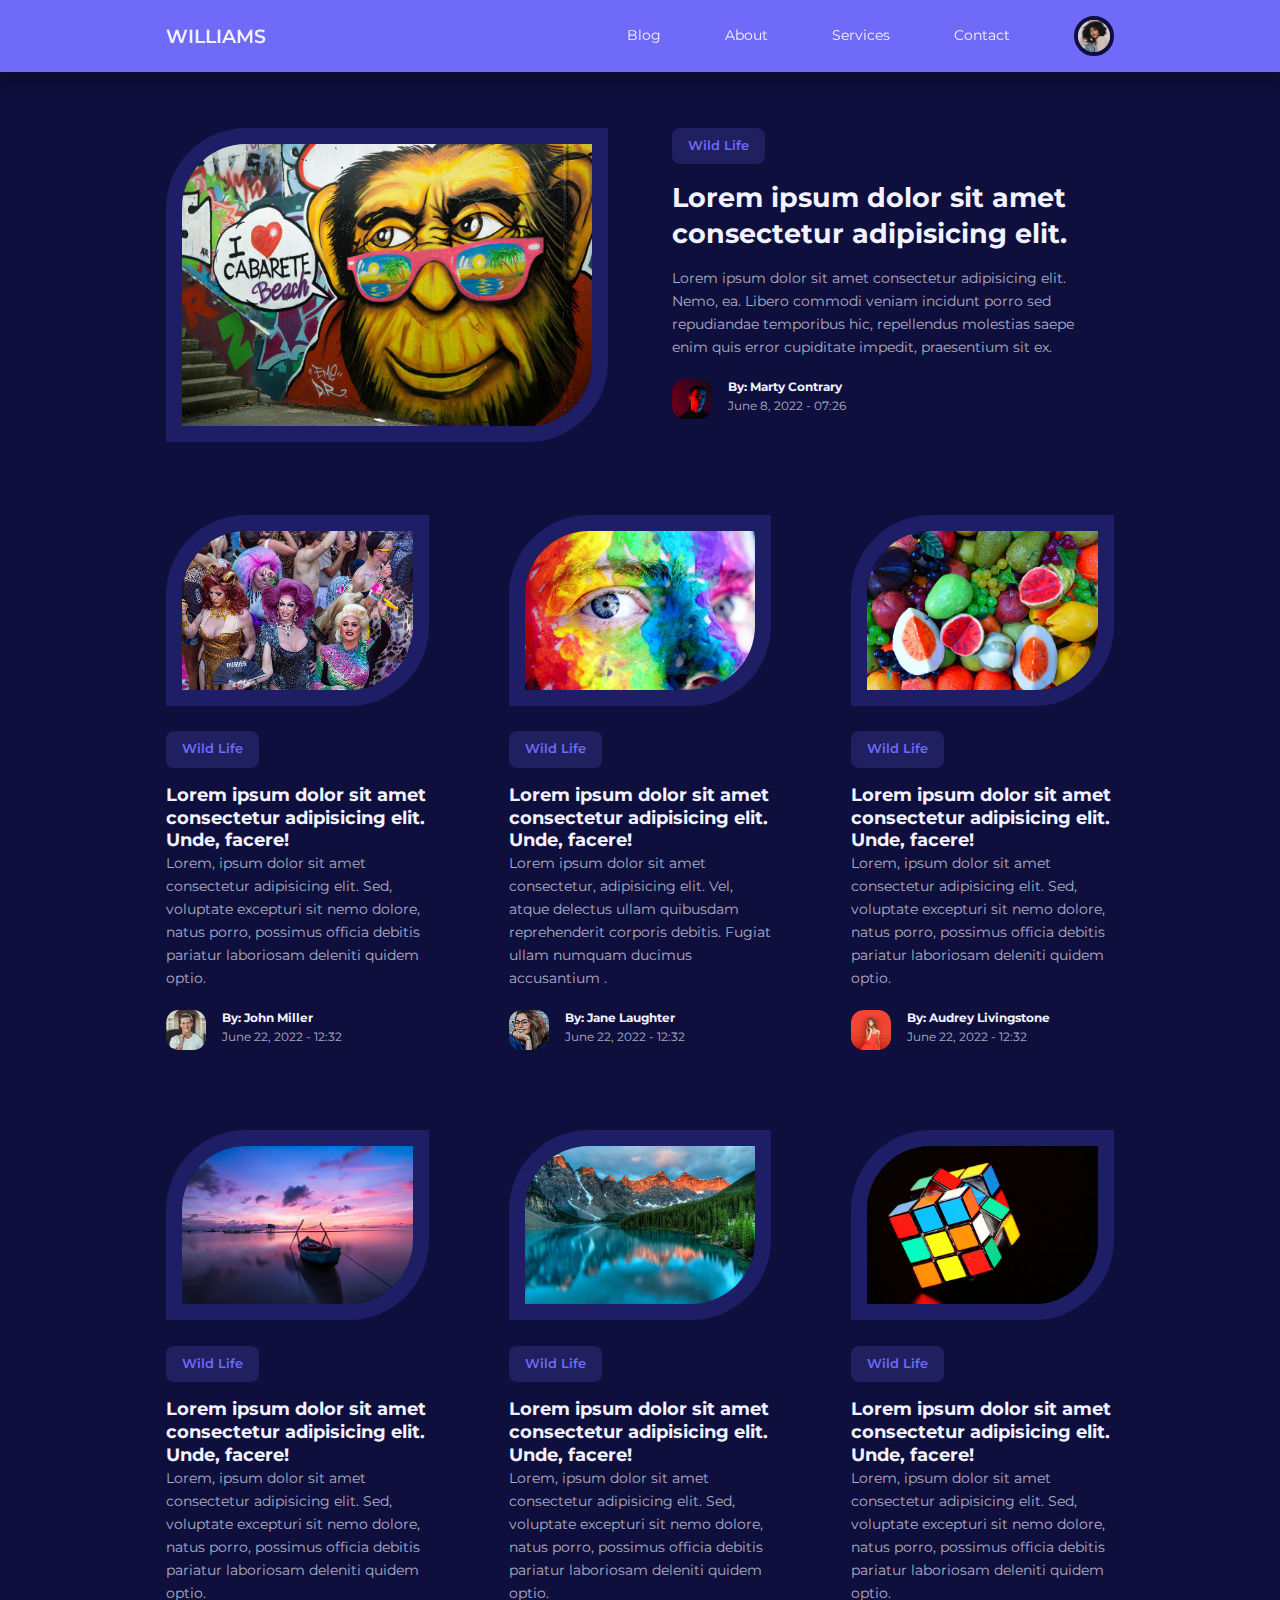
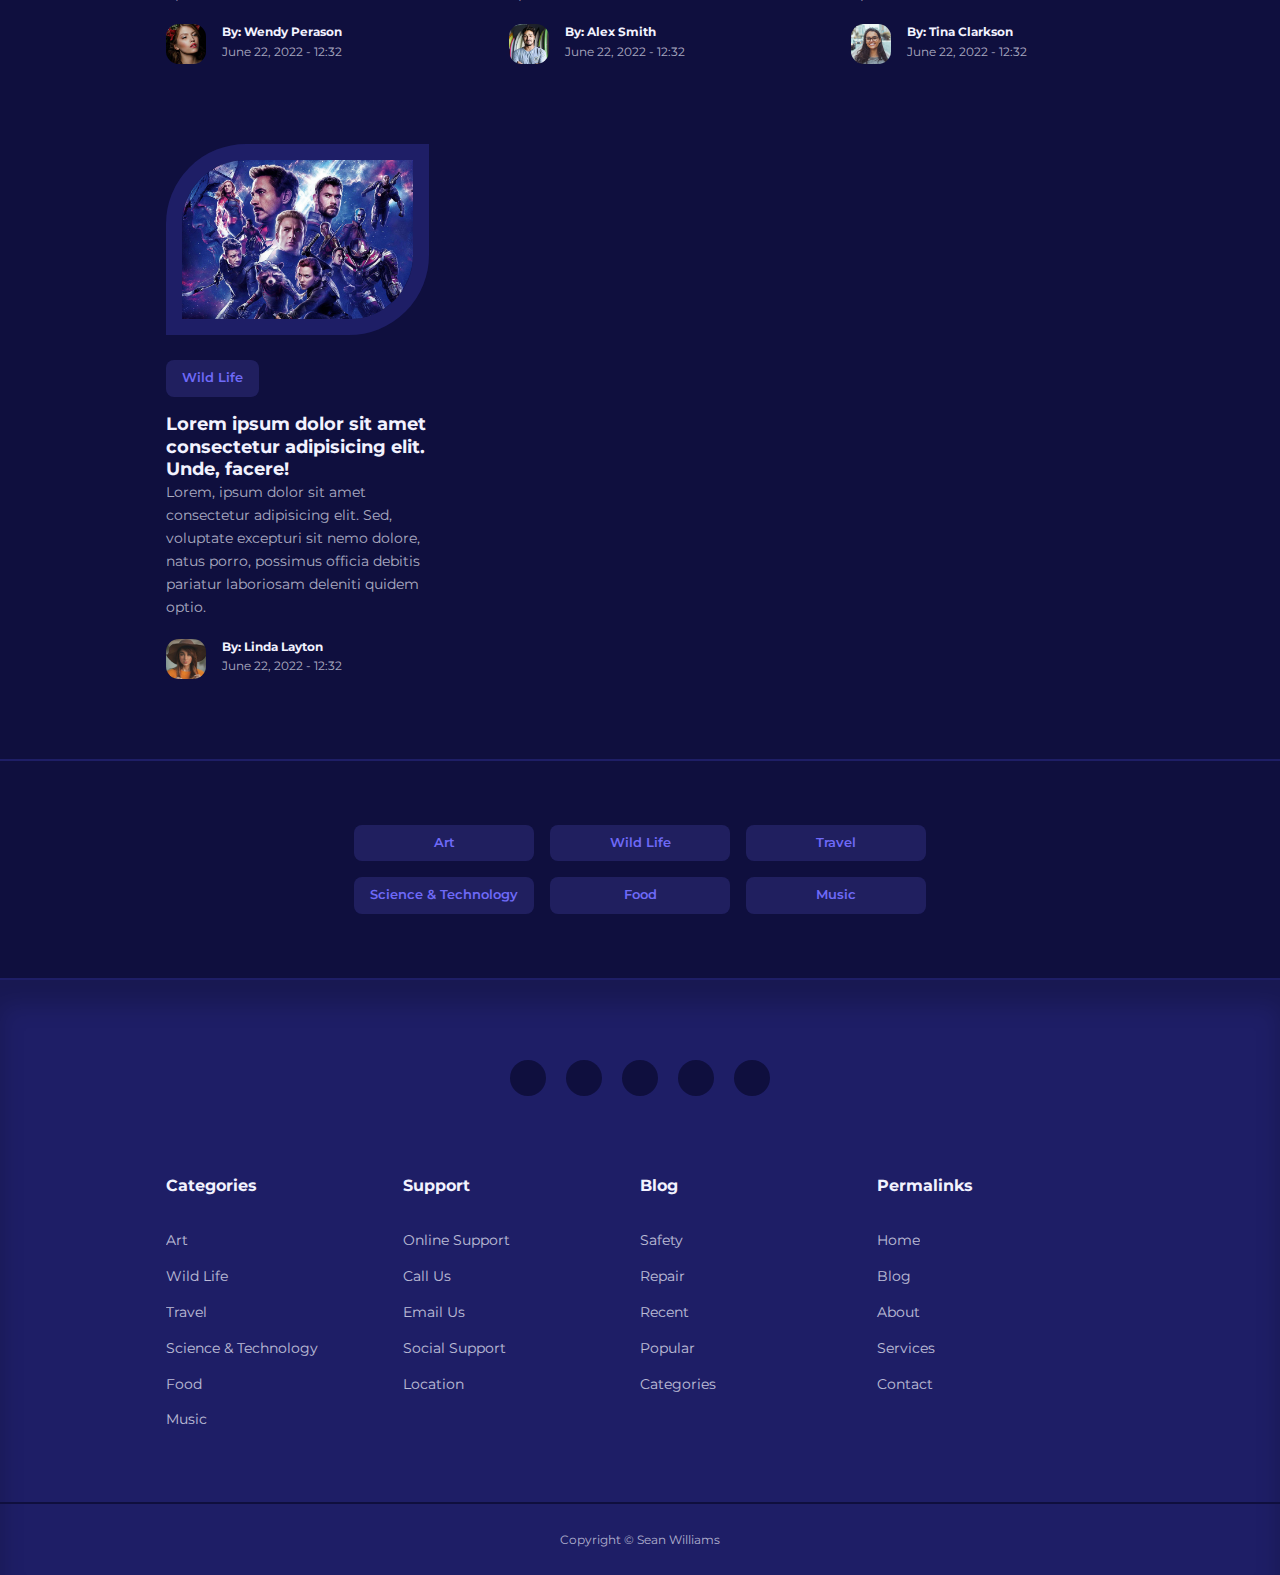
<file: index.html>
<!DOCTYPE html>
<html lang="en">
  <head>
    <meta charset="UTF-8" />
    <meta http-equiv="X-UA-Compatible" content="IE=edge" />
    <meta name="viewport" content="width=device-width, initial-scale=1.0" />
    <title>Blog Website</title>
    <!-- CUSTOM STYLESHEET -->
    <link rel="stylesheet" href="style.css" />
    <!-- ICON SCOUT -->
    <link
      rel="stylesheet"
      href="https://unicons.iconscout.com/release/v4.0.0/css/line.css"
    />
    <!-- GOOGLE FONTS -->
    <link
      href="https://fonts.googleapis.com/css2?family=Montserrat:wght@300;400;500;600;700;800;900&display=swap"
      rel="stylesheet"
    />
  </head>
  <body>
    <nav>
      <div class="container nav__container">
        <a href="index.html" class="nav__logo">WILLIAMS</a>
        <ul class="nav__items">
          <li><a href="blog.html">Blog</a></li>
          <li><a href="about.html">About</a></li>
          <li><a href="services.html">Services</a></li>
          <li><a href="contact.html">Contact</a></li>
          <!-- <li><a href="signin.html">Sign In</a></li> -->
          <li class="nav__profile">
            <div class="avatar">
              <img src="./images/avatar1.jpg" alt="" />
            </div>
            <ul>
              <li><a href="dashboard.html">Dashboard</a></li>
              <li><a href="logout.html">Logout</a></li>
            </ul>
          </li>
        </ul>
        <button id="open__nav-btn"><i class="uil uil-bars"></i></button>
        <button id="close__nav-btn"><i class="uil uil-multiply"></i></button>
      </div>
    </nav>

    <!-- ====================== END OF NAV =============================== -->

    <!-- ====================== FEATURED =============================== -->

    <section class="featured">
      <div class="container featured__container">
        <div class="post__thumbnail">
          <img src="./images/blog1.jpg" alt="" />
        </div>
        <div class="post__info">
          <a href="category-posts.html" class="category__button">Wild Life</a>
          <h2 class="post__title">
            <a href="post.html"
              >Lorem ipsum dolor sit amet consectetur adipisicing elit.</a
            >
          </h2>
          <p class="post__body">
            Lorem ipsum dolor sit amet consectetur adipisicing elit. Nemo, ea.
            Libero commodi veniam incidunt porro sed repudiandae temporibus hic,
            repellendus molestias saepe enim quis error cupiditate impedit,
            praesentium sit ex.
          </p>
          <div class="post__author">
            <div class="post__author-avatar">
              <img src="./images/avatar2.jpg" alt="" />
            </div>
            <div class="post_author-info">
              <h5>By: Marty Contrary</h5>
              <small>June 8, 2022 - 07:26</small>
            </div>
          </div>
        </div>
      </div>
    </section>
    <!-- ====================== END OF FEATURED=============================== -->

    <section class="posts">
      <div class="container posts__container">
        <article class="post">
          <div class="post__thumbnail">
            <img src="./images/blog4.jpg" alt="" />
          </div>
          <div class="post__info">
            <a href="category-posts.html" class="category__button">Wild Life</a>
            <h3 class="post__title">
              <a href="post.html"
                >Lorem ipsum dolor sit amet consectetur adipisicing elit. Unde,
                facere!</a
              >
            </h3>
            <p class="post__body">
              Lorem, ipsum dolor sit amet consectetur adipisicing elit. Sed,
              voluptate excepturi sit nemo dolore, natus porro, possimus officia
              debitis pariatur laboriosam deleniti quidem optio.
            </p>
            <div class="post__author">
              <div class="post__author-avatar">
                <img src="./images/avatar13.jpg" alt="" />
              </div>
              <div class="post__author-info">
                <h5>By: John Miller</h5>
                <small>June 22, 2022 - 12:32</small>
              </div>
            </div>
          </div>
        </article>

        <article class="post">
          <div class="post__thumbnail">
            <img src="./images/blog5.jpg" alt="" />
          </div>
          <div class="post__info">
            <a href="category-posts.html" class="category__button">Wild Life</a>
            <h3 class="post__title">
              <a href="post.html"
                >Lorem ipsum dolor sit amet consectetur adipisicing elit. Unde,
                facere!</a
              >
            </h3>
            <p class="post__body">
              Lorem ipsum dolor sit amet consectetur, adipisicing elit. Vel,
              atque delectus ullam quibusdam reprehenderit corporis debitis.
              Fugiat ullam numquam ducimus accusantium .
            </p>
            <div class="post__author">
              <div class="post__author-avatar">
                <img src="./images/avatar5.jpg" alt="" />
              </div>
              <div class="post__author-info">
                <h5>By: Jane Laughter</h5>
                <small>June 22, 2022 - 12:32</small>
              </div>
            </div>
          </div>
        </article>

        <article class="post">
          <div class="post__thumbnail">
            <img src="./images/blog6.jpg" alt="" />
          </div>
          <div class="post__info">
            <a href="category-posts.html" class="category__button">Wild Life</a>
            <h3 class="post__title">
              <a href="post.html"
                >Lorem ipsum dolor sit amet consectetur adipisicing elit. Unde,
                facere!</a
              >
            </h3>
            <p class="post__body">
              Lorem, ipsum dolor sit amet consectetur adipisicing elit. Sed,
              voluptate excepturi sit nemo dolore, natus porro, possimus officia
              debitis pariatur laboriosam deleniti quidem optio.
            </p>
            <div class="post__author">
              <div class="post__author-avatar">
                <img src="./images/avatar6.jpg" alt="" />
              </div>
              <div class="post__author-info">
                <h5>By: Audrey Livingstone</h5>
                <small>June 22, 2022 - 12:32</small>
              </div>
            </div>
          </div>
        </article>

        <article class="post">
          <div class="post__thumbnail">
            <img src="./images/blog7.jpg" alt="" />
          </div>
          <div class="post__info">
            <a href="category-posts.html" class="category__button">Wild Life</a>
            <h3 class="post__title">
              <a href="post.html"
                >Lorem ipsum dolor sit amet consectetur adipisicing elit. Unde,
                facere!</a
              >
            </h3>
            <p class="post__body">
              Lorem, ipsum dolor sit amet consectetur adipisicing elit. Sed,
              voluptate excepturi sit nemo dolore, natus porro, possimus officia
              debitis pariatur laboriosam deleniti quidem optio.
            </p>
            <div class="post__author">
              <div class="post__author-avatar">
                <img src="./images/avatar7.jpg" alt="" />
              </div>
              <div class="post__author-info">
                <h5>By: Wendy Perason</h5>
                <small>June 22, 2022 - 12:32</small>
              </div>
            </div>
          </div>
        </article>

        <article class="post">
          <div class="post__thumbnail">
            <img src="./images/blog8.jpg" alt="" />
          </div>
          <div class="post__info">
            <a href="category-posts.html" class="category__button">Wild Life</a>
            <h3 class="post__title">
              <a href="post.html"
                >Lorem ipsum dolor sit amet consectetur adipisicing elit. Unde,
                facere!</a
              >
            </h3>
            <p class="post__body">
              Lorem, ipsum dolor sit amet consectetur adipisicing elit. Sed,
              voluptate excepturi sit nemo dolore, natus porro, possimus officia
              debitis pariatur laboriosam deleniti quidem optio.
            </p>
            <div class="post__author">
              <div class="post__author-avatar">
                <img src="./images/avatar8.jpg" alt="" />
              </div>
              <div class="post__author-info">
                <h5>By: Alex Smith</h5>
                <small>June 22, 2022 - 12:32</small>
              </div>
            </div>
          </div>
        </article>

        <article class="post">
          <div class="post__thumbnail">
            <img src="./images/blog9.jpg" alt="" />
          </div>
          <div class="post__info">
            <a href="category-posts.html" class="category__button">Wild Life</a>
            <h3 class="post__title">
              <a href="post.html"
                >Lorem ipsum dolor sit amet consectetur adipisicing elit. Unde,
                facere!</a
              >
            </h3>
            <p class="post__body">
              Lorem, ipsum dolor sit amet consectetur adipisicing elit. Sed,
              voluptate excepturi sit nemo dolore, natus porro, possimus officia
              debitis pariatur laboriosam deleniti quidem optio.
            </p>
            <div class="post__author">
              <div class="post__author-avatar">
                <img src="./images/avatar9.jpg" alt="" />
              </div>
              <div class="post__author-info">
                <h5>By: Tina Clarkson</h5>
                <small>June 22, 2022 - 12:32</small>
              </div>
            </div>
          </div>
        </article>

        <article class="post">
          <div class="post__thumbnail">
            <img src="./images/blog10.jpg" alt="" />
          </div>
          <div class="post__info">
            <a href="category-posts.html" class="category__button">Wild Life</a>
            <h3 class="post__title">
              <a href="post.html"
                >Lorem ipsum dolor sit amet consectetur adipisicing elit. Unde,
                facere!</a
              >
            </h3>
            <p class="post__body">
              Lorem, ipsum dolor sit amet consectetur adipisicing elit. Sed,
              voluptate excepturi sit nemo dolore, natus porro, possimus officia
              debitis pariatur laboriosam deleniti quidem optio.
            </p>
            <div class="post__author">
              <div class="post__author-avatar">
                <img src="./images/avatar10.jpg" alt="" />
              </div>
              <div class="post__author-info">
                <h5>By: Linda Layton</h5>
                <small>June 22, 2022 - 12:32</small>
              </div>
            </div>
          </div>
        </article>
      </div>
    </section>

    <!-- ====================== END OF POSTS =============================== -->

    <section class="category__buttons">
      <div class="container category__buttons-container">
        <a href="" class="category__button">Art</a>
        <a href="" class="category__button">Wild Life</a>
        <a href="" class="category__button">Travel</a>
        <a href="" class="category__button">Science & Technology</a>
        <a href="" class="category__button">Food</a>
        <a href="" class="category__button">Music</a>
      </div>
    </section>

    <!-- ====================== END OF CATEGORY BUTTONS =============================== -->

    <footer>
      <div class="footer__socials">
        <a href="https://youtube.com" target="_blank"
          ><i class="uil uil-youtube"></i
        ></a>
        <a href="https://facebook.com" target="_blank"
          ><i class="uil uil-facebook-f"></i
        ></a>
        <a href="https://instagram.com" target="_blank"
          ><i class="uil uil-instagram-alt"></i
        ></a>
        <a href="https://linkedin.com" target="_blank"
          ><i class="uil uil-linkedin"></i
        ></a>
        <a href="https://twitter.com" target="_blank"
          ><i class="uil uil-twitter"></i
        ></a>
      </div>
      <div class="container footer__container">
        <article>
          <h4>Categories</h4>
          <ul>
            <li><a href="">Art</a></li>
            <li><a href="">Wild Life</a></li>
            <li><a href="">Travel</a></li>
            <li><a href="">Science & Technology</a></li>
            <li><a href="">Food</a></li>
            <li><a href="">Music</a></li>
          </ul>
        </article>
        <article>
          <h4>Support</h4>
          <ul>
            <li><a href="">Online Support</a></li>
            <li><a href="">Call Us</a></li>
            <li><a href="">Email Us</a></li>
            <li><a href="">Social Support</a></li>
            <li><a href="">Location</a></li>
          </ul>
        </article>
        <article>
          <h4>Blog</h4>
          <ul>
            <li><a href="">Safety</a></li>
            <li><a href="">Repair</a></li>
            <li><a href="">Recent</a></li>
            <li><a href="">Popular</a></li>
            <li><a href="">Categories</a></li>
          </ul>
        </article>
        <article>
          <h4>Permalinks</h4>
          <ul>
            <li><a href="">Home</a></li>
            <li><a href="">Blog</a></li>
            <li><a href="">About</a></li>
            <li><a href="">Services</a></li>
            <li><a href="">Contact</a></li>
          </ul>
        </article>
      </div>
      <div class="footer__copyright">
        <small>Copyright &copy; Sean Williams</small>
      </div>
    </footer>
    <script src="main.js"></script>
  </body>
</html>
</file>
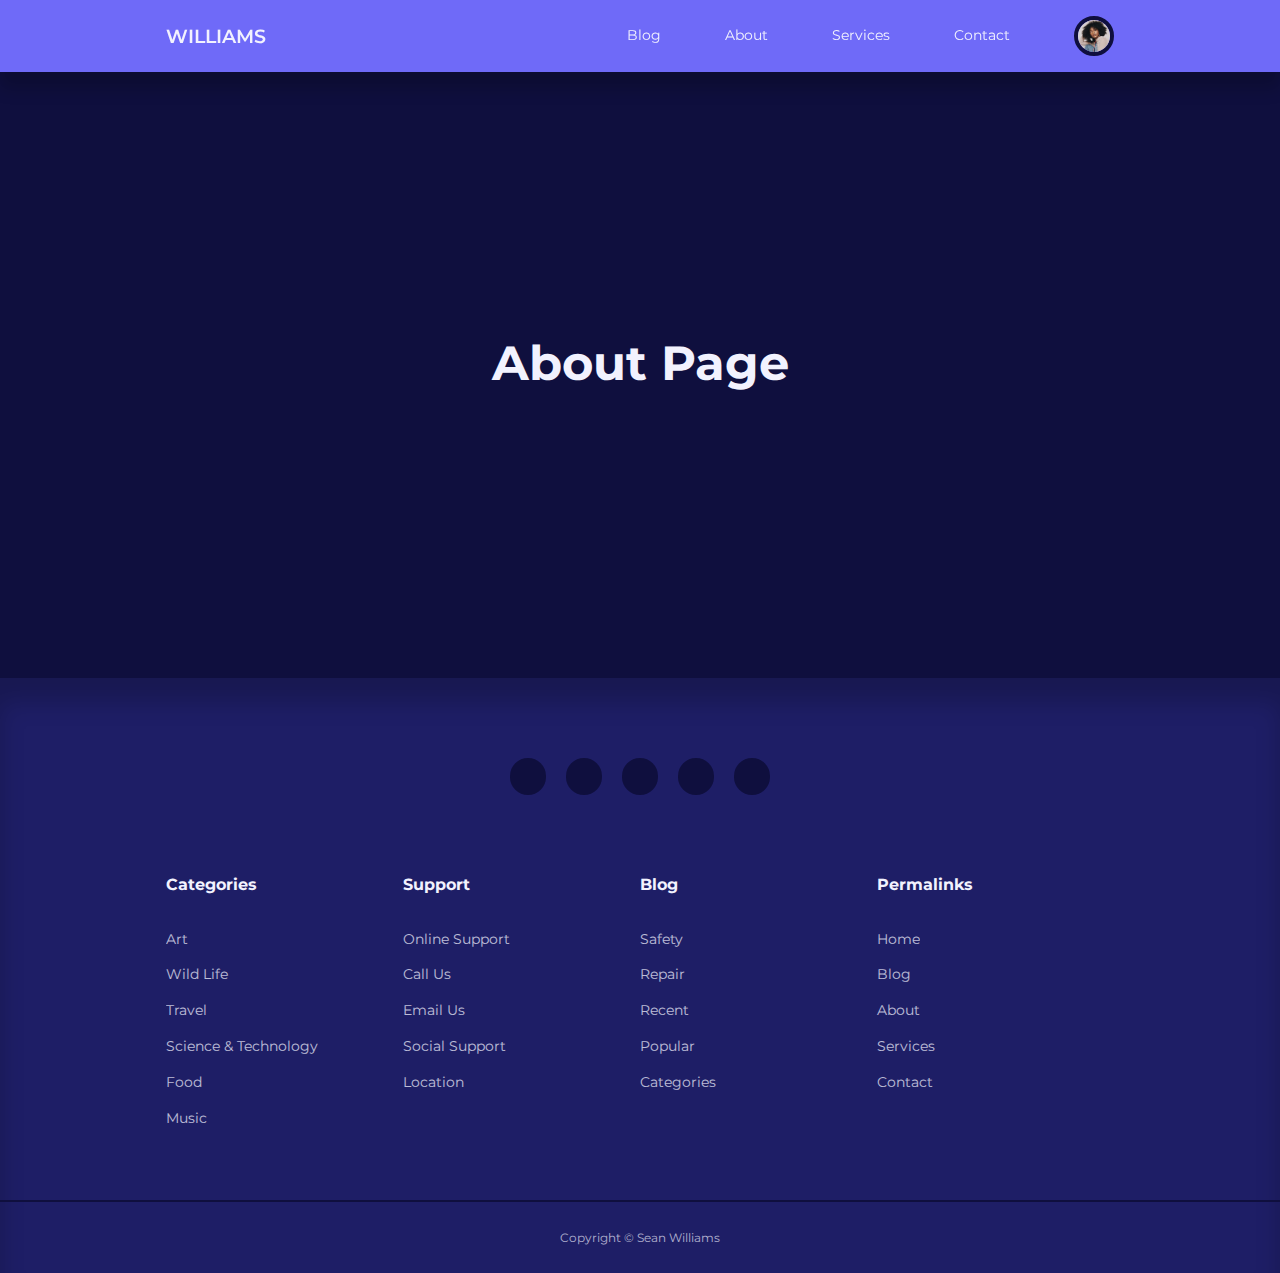
<file: about.html>
<!DOCTYPE html>
<html lang="en">
  <head>
    <meta charset="UTF-8" />
    <meta http-equiv="X-UA-Compatible" content="IE=edge" />
    <meta name="viewport" content="width=device-width, initial-scale=1.0" />
    <title>Blog Website</title>
    <!-- CUSTOM STYLESHEET -->
    <link rel="stylesheet" href="style.css" />
    <!-- ICON SCOUT -->
    <link
      rel="stylesheet"
      href="https://unicons.iconscout.com/release/v4.0.0/css/line.css"
    />
    <!-- GOOGLE FONTS -->
    <link
      href="https://fonts.googleapis.com/css2?family=Montserrat:wght@300;400;500;600;700;800;900&display=swap"
      rel="stylesheet"
    />
  </head>
  <body>
    <nav>
      <div class="container nav__container">
        <a href="index.html" class="nav__logo">WILLIAMS</a>
        <ul class="nav__items">
          <li><a href="blog.html">Blog</a></li>
          <li><a href="about.html">About</a></li>
          <li><a href="services.html">Services</a></li>
          <li><a href="contact.html">Contact</a></li>
          <!-- <li><a href="signin.html">Sign In</a></li> -->
          <li class="nav__profile">
            <div class="avatar">
              <img src="./images/avatar1.jpg" alt="" />
            </div>
            <ul>
              <li><a href="dashboard.html">Dashboard</a></li>
              <li><a href="logout.html">Logout</a></li>
            </ul>
          </li>
        </ul>
        <button id="open__nav-btn"><i class="uil uil-bars"></i></button>
        <button id="close__nav-btn"><i class="uil uil-multiply"></i></button>
      </div>
    </nav>

    <!-- ====================== END OF NAV =============================== -->

    <section class="empty__page">
      <h1>About Page</h1>
    </section>

    <footer>
      <div class="footer__socials">
        <a href="https://youtube.com" target="_blank"
          ><i class="uil uil-youtube"></i
        ></a>
        <a href="https://facebook.com" target="_blank"
          ><i class="uil uil-facebook-f"></i
        ></a>
        <a href="https://instagram.com" target="_blank"
          ><i class="uil uil-instagram-alt"></i
        ></a>
        <a href="https://linkedin.com" target="_blank"
          ><i class="uil uil-linkedin"></i
        ></a>
        <a href="https://twitter.com" target="_blank"
          ><i class="uil uil-twitter"></i
        ></a>
      </div>
      <div class="container footer__container">
        <article>
          <h4>Categories</h4>
          <ul>
            <li><a href="">Art</a></li>
            <li><a href="">Wild Life</a></li>
            <li><a href="">Travel</a></li>
            <li><a href="">Science & Technology</a></li>
            <li><a href="">Food</a></li>
            <li><a href="">Music</a></li>
          </ul>
        </article>
        <article>
          <h4>Support</h4>
          <ul>
            <li><a href="">Online Support</a></li>
            <li><a href="">Call Us</a></li>
            <li><a href="">Email Us</a></li>
            <li><a href="">Social Support</a></li>
            <li><a href="">Location</a></li>
          </ul>
        </article>
        <article>
          <h4>Blog</h4>
          <ul>
            <li><a href="">Safety</a></li>
            <li><a href="">Repair</a></li>
            <li><a href="">Recent</a></li>
            <li><a href="">Popular</a></li>
            <li><a href="">Categories</a></li>
          </ul>
        </article>
        <article>
          <h4>Permalinks</h4>
          <ul>
            <li><a href="">Home</a></li>
            <li><a href="">Blog</a></li>
            <li><a href="">About</a></li>
            <li><a href="">Services</a></li>
            <li><a href="">Contact</a></li>
          </ul>
        </article>
      </div>
      <div class="footer__copyright">
        <small>Copyright &copy; Sean Williams</small>
      </div>
    </footer>
    <script src="main.js"></script>
  </body>
</html>
</file>
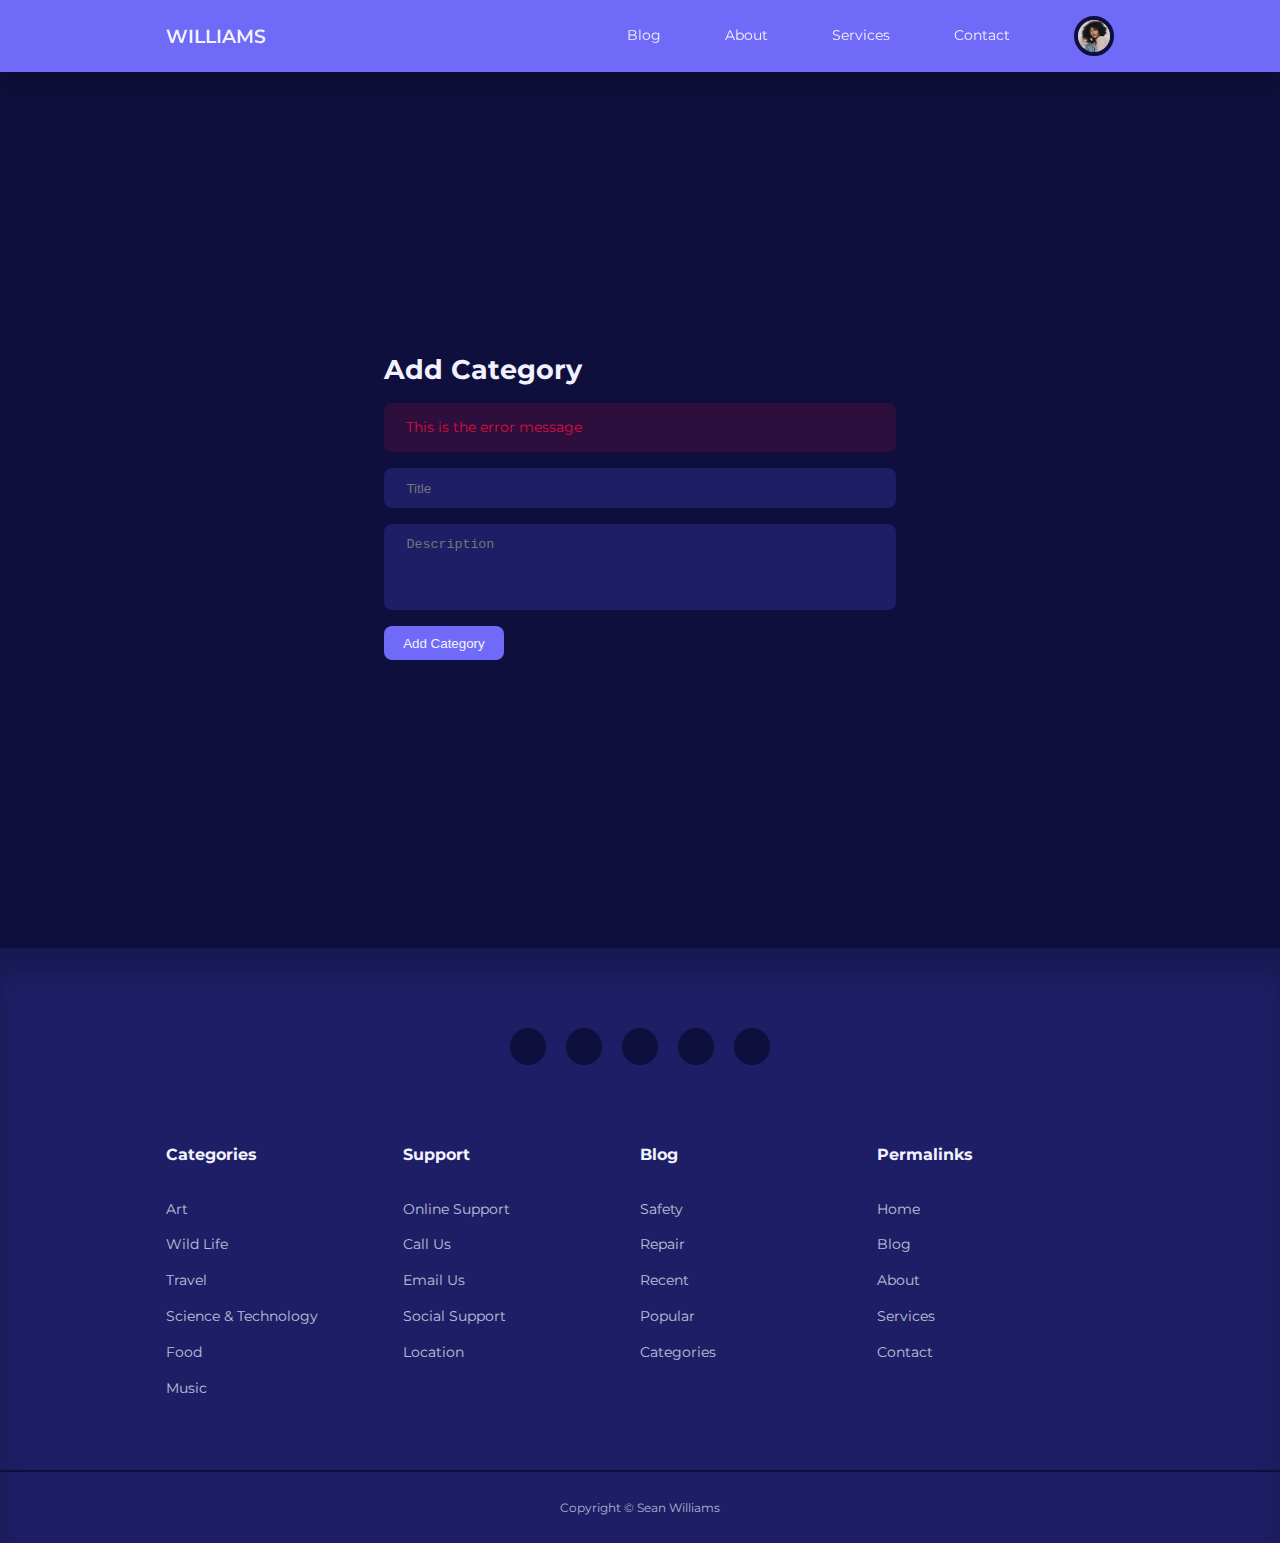
<file: add-category.html>
<!DOCTYPE html>
<html lang="en">
  <head>
    <meta charset="UTF-8" />
    <meta http-equiv="X-UA-Compatible" content="IE=edge" />
    <meta name="viewport" content="width=device-width, initial-scale=1.0" />
    <title>Blog Website</title>
    <!-- CUSTOM STYLESHEET -->
    <link rel="stylesheet" href="style.css" />
    <!-- ICON SCOUT -->
    <link
      rel="stylesheet"
      href="https://unicons.iconscout.com/release/v4.0.0/css/line.css"
    />
    <!-- GOOGLE FONTS -->
    <link
      href="https://fonts.googleapis.com/css2?family=Montserrat:wght@300;400;500;600;700;800;900&display=swap"
      rel="stylesheet"
    />
  </head>
  <body>
    <nav>
      <div class="container nav__container">
        <a href="index.html" class="nav__logo">WILLIAMS</a>
        <ul class="nav__items">
          <li><a href="blog.html">Blog</a></li>
          <li><a href="about.html">About</a></li>
          <li><a href="services.html">Services</a></li>
          <li><a href="contact.html">Contact</a></li>
          <!-- <li><a href="signin.html">Sign In</a></li> -->
          <li class="nav__profile">
            <div class="avatar">
              <img src="./images/avatar1.jpg" alt="" />
            </div>
            <ul>
              <li><a href="dashboard.html">Dashboard</a></li>
              <li><a href="logout.html">Logout</a></li>
            </ul>
          </li>
        </ul>
        <button id="open__nav-btn"><i class="uil uil-bars"></i></button>
        <button id="close__nav-btn"><i class="uil uil-multiply"></i></button>
      </div>
    </nav>

    <!-- ====================== END OF NAV =============================== -->
  <body>
    <section class="form__section">
      <div class="container form__section-container">
        <h2>Add Category</h2>
        <div class="alert__message error">
          <p>This is the error message</p>
        </div>
        <form action="" enctype="multipart/form-data">
          <input type="text" placeholder="Title" />
          <textarea rows="4" placeholder="Description"></textarea>

          <button class="btn" type="submit">Add Category</button>
        </form>
      </div>
    </section>
    <footer>
        <div class="footer__socials">
          <a href="https://youtube.com" target="_blank"
            ><i class="uil uil-youtube"></i
          ></a>
          <a href="https://facebook.com" target="_blank"
            ><i class="uil uil-facebook-f"></i
          ></a>
          <a href="https://instagram.com" target="_blank"
            ><i class="uil uil-instagram-alt"></i
          ></a>
          <a href="https://linkedin.com" target="_blank"
            ><i class="uil uil-linkedin"></i
          ></a>
          <a href="https://twitter.com" target="_blank"
            ><i class="uil uil-twitter"></i
          ></a>
        </div>
        <div class="container footer__container">
          <article>
            <h4>Categories</h4>
            <ul>
              <li><a href="">Art</a></li>
              <li><a href="">Wild Life</a></li>
              <li><a href="">Travel</a></li>
              <li><a href="">Science & Technology</a></li>
              <li><a href="">Food</a></li>
              <li><a href="">Music</a></li>
            </ul>
          </article>
          <article>
            <h4>Support</h4>
            <ul>
              <li><a href="">Online Support</a></li>
              <li><a href="">Call Us</a></li>
              <li><a href="">Email Us</a></li>
              <li><a href="">Social Support</a></li>
              <li><a href="">Location</a></li>
            </ul>
          </article>
          <article>
            <h4>Blog</h4>
            <ul>
              <li><a href="">Safety</a></li>
              <li><a href="">Repair</a></li>
              <li><a href="">Recent</a></li>
              <li><a href="">Popular</a></li>
              <li><a href="">Categories</a></li>
            </ul>
          </article>
          <article>
            <h4>Permalinks</h4>
            <ul>
              <li><a href="">Home</a></li>
              <li><a href="">Blog</a></li>
              <li><a href="">About</a></li>
              <li><a href="">Services</a></li>
              <li><a href="">Contact</a></li>
            </ul>
          </article>
        </div>
        <div class="footer__copyright">
          <small>Copyright &copy; Sean Williams</small>
        </div>
      </footer>
      <script src="main.js"></script>
    </body>
  </html>
</file>
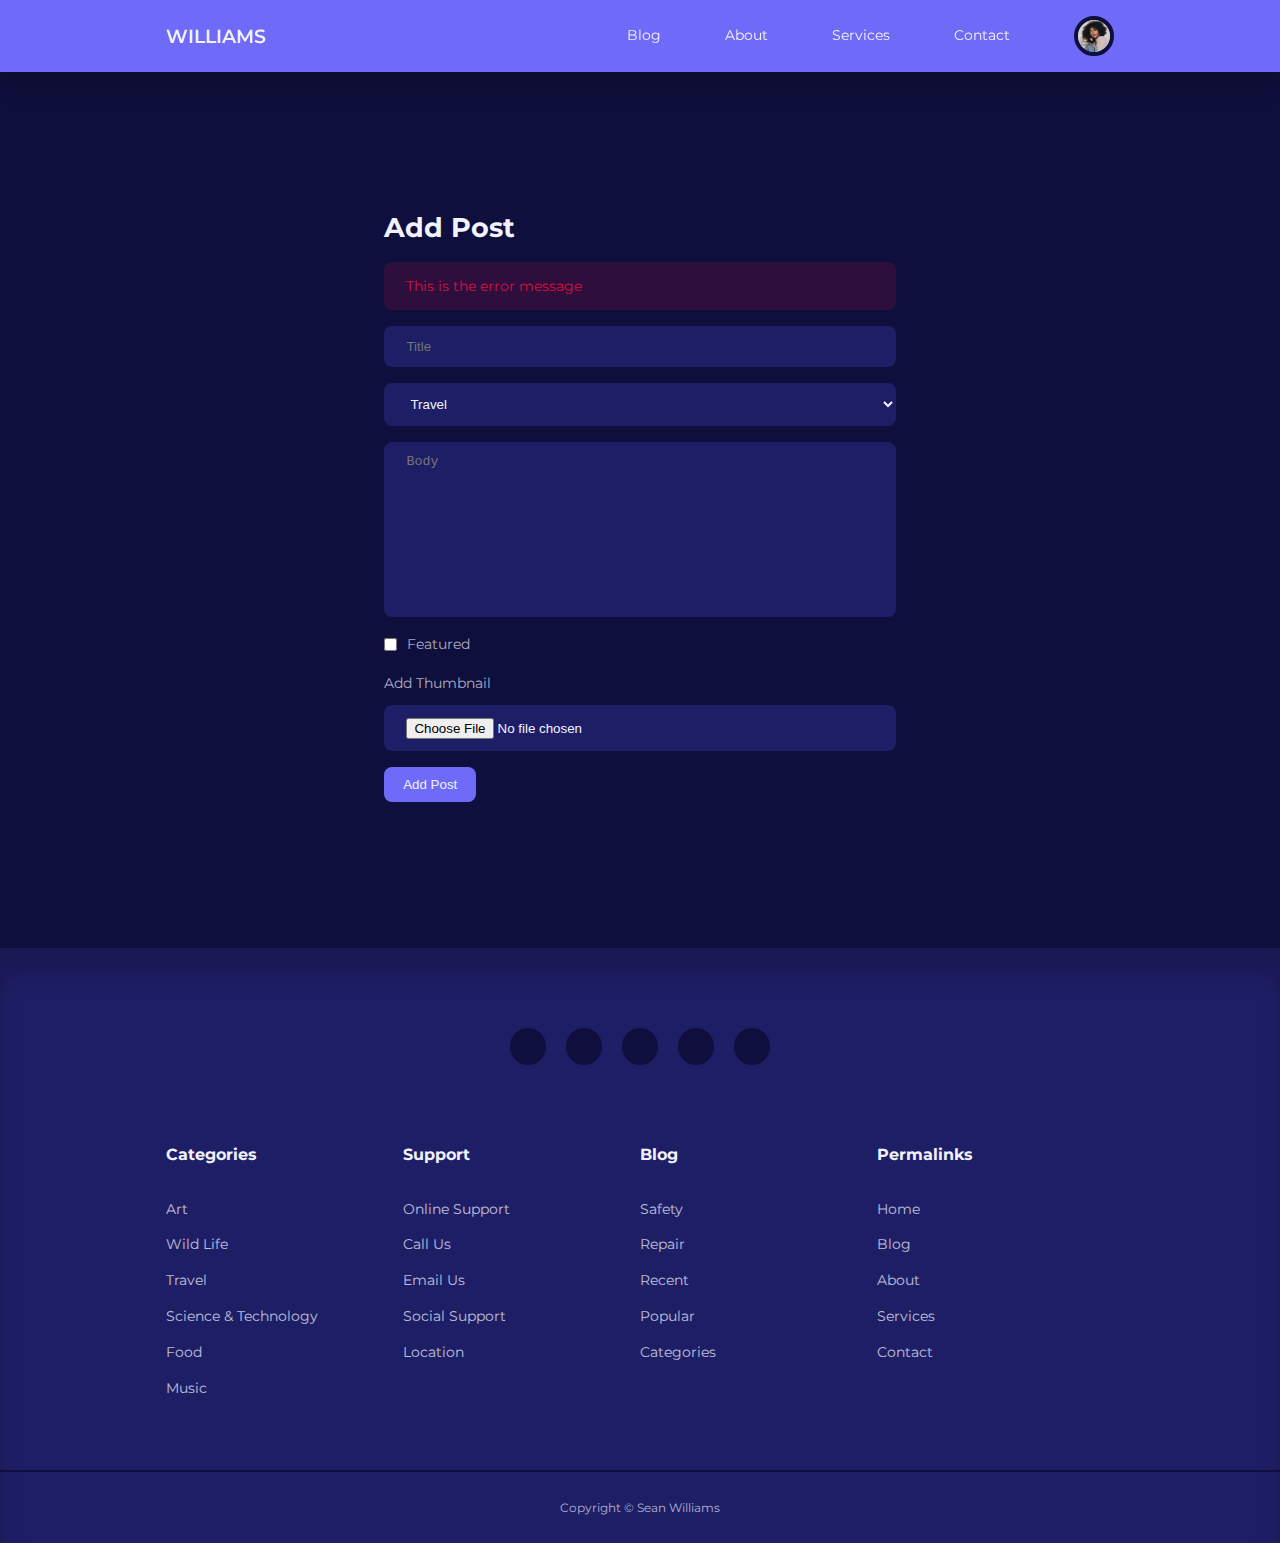
<file: add-post.html>
<!DOCTYPE html>
<html lang="en">
  <head>
    <meta charset="UTF-8" />
    <meta http-equiv="X-UA-Compatible" content="IE=edge" />
    <meta name="viewport" content="width=device-width, initial-scale=1.0" />
    <title>Blog Website</title>
    <!-- CUSTOM STYLESHEET -->
    <link rel="stylesheet" href="style.css" />
    <!-- ICON SCOUT -->
    <link
      rel="stylesheet"
      href="https://unicons.iconscout.com/release/v4.0.0/css/line.css"
    />
    <!-- GOOGLE FONTS -->
    <link
      href="https://fonts.googleapis.com/css2?family=Montserrat:wght@300;400;500;600;700;800;900&display=swap"
      rel="stylesheet"
    />
  </head>
  <body>
    <nav>
      <div class="container nav__container">
        <a href="index.html" class="nav__logo">WILLIAMS</a>
        <ul class="nav__items">
          <li><a href="blog.html">Blog</a></li>
          <li><a href="about.html">About</a></li>
          <li><a href="services.html">Services</a></li>
          <li><a href="contact.html">Contact</a></li>
          <!-- <li><a href="signin.html">Sign In</a></li> -->
          <li class="nav__profile">
            <div class="avatar">
              <img src="./images/avatar1.jpg" alt="" />
            </div>
            <ul>
              <li><a href="dashboard.html">Dashboard</a></li>
              <li><a href="logout.html">Logout</a></li>
            </ul>
          </li>
        </ul>
        <button id="open__nav-btn"><i class="uil uil-bars"></i></button>
        <button id="close__nav-btn"><i class="uil uil-multiply"></i></button>
      </div>
    </nav>

    <!-- ====================== END OF NAV =============================== -->
  <body>
    <section class="form__section">
      <div class="container form__section-container">
        <h2>Add Post</h2>
        <div class="alert__message error">
          <p>This is the error message</p>
        </div>
        <form action="" enctype="multipart/form-data">
          <input type="text" placeholder="Title" />
          <select>
            <option value="1">Travel</option>
            <option value="1">Art</option>
            <option value="1">Science & Technology</option>
            <option value="1">Travel</option>
            <option value="1">Travel</option>
            <option value="1">Travel</option>
          </select>
          
          <textarea rows="10" placeholder="Body"></textarea>
          <div class="form__control inline">
            <input type="checkbox" id="is_featured">
            <label for="is_featured" checked>Featured</label>
          </div>
          <div class="form__control">
            <label for="thumbnail">Add Thumbnail</label>
            <input type="file" id="thumbnail">
          </div>
          <button class="btn" type="submit">Add Post</button>
        </form>
      </div>
    </section>
    <footer>
        <div class="footer__socials">
          <a href="https://youtube.com" target="_blank"
            ><i class="uil uil-youtube"></i
          ></a>
          <a href="https://facebook.com" target="_blank"
            ><i class="uil uil-facebook-f"></i
          ></a>
          <a href="https://instagram.com" target="_blank"
            ><i class="uil uil-instagram-alt"></i
          ></a>
          <a href="https://linkedin.com" target="_blank"
            ><i class="uil uil-linkedin"></i
          ></a>
          <a href="https://twitter.com" target="_blank"
            ><i class="uil uil-twitter"></i
          ></a>
        </div>
        <div class="container footer__container">
          <article>
            <h4>Categories</h4>
            <ul>
              <li><a href="">Art</a></li>
              <li><a href="">Wild Life</a></li>
              <li><a href="">Travel</a></li>
              <li><a href="">Science & Technology</a></li>
              <li><a href="">Food</a></li>
              <li><a href="">Music</a></li>
            </ul>
          </article>
          <article>
            <h4>Support</h4>
            <ul>
              <li><a href="">Online Support</a></li>
              <li><a href="">Call Us</a></li>
              <li><a href="">Email Us</a></li>
              <li><a href="">Social Support</a></li>
              <li><a href="">Location</a></li>
            </ul>
          </article>
          <article>
            <h4>Blog</h4>
            <ul>
              <li><a href="">Safety</a></li>
              <li><a href="">Repair</a></li>
              <li><a href="">Recent</a></li>
              <li><a href="">Popular</a></li>
              <li><a href="">Categories</a></li>
            </ul>
          </article>
          <article>
            <h4>Permalinks</h4>
            <ul>
              <li><a href="">Home</a></li>
              <li><a href="">Blog</a></li>
              <li><a href="">About</a></li>
              <li><a href="">Services</a></li>
              <li><a href="">Contact</a></li>
            </ul>
          </article>
        </div>
        <div class="footer__copyright">
          <small>Copyright &copy; Sean Williams</small>
        </div>
      </footer>
      <script src="main.js"></script>
    </body>
  </html>
</file>
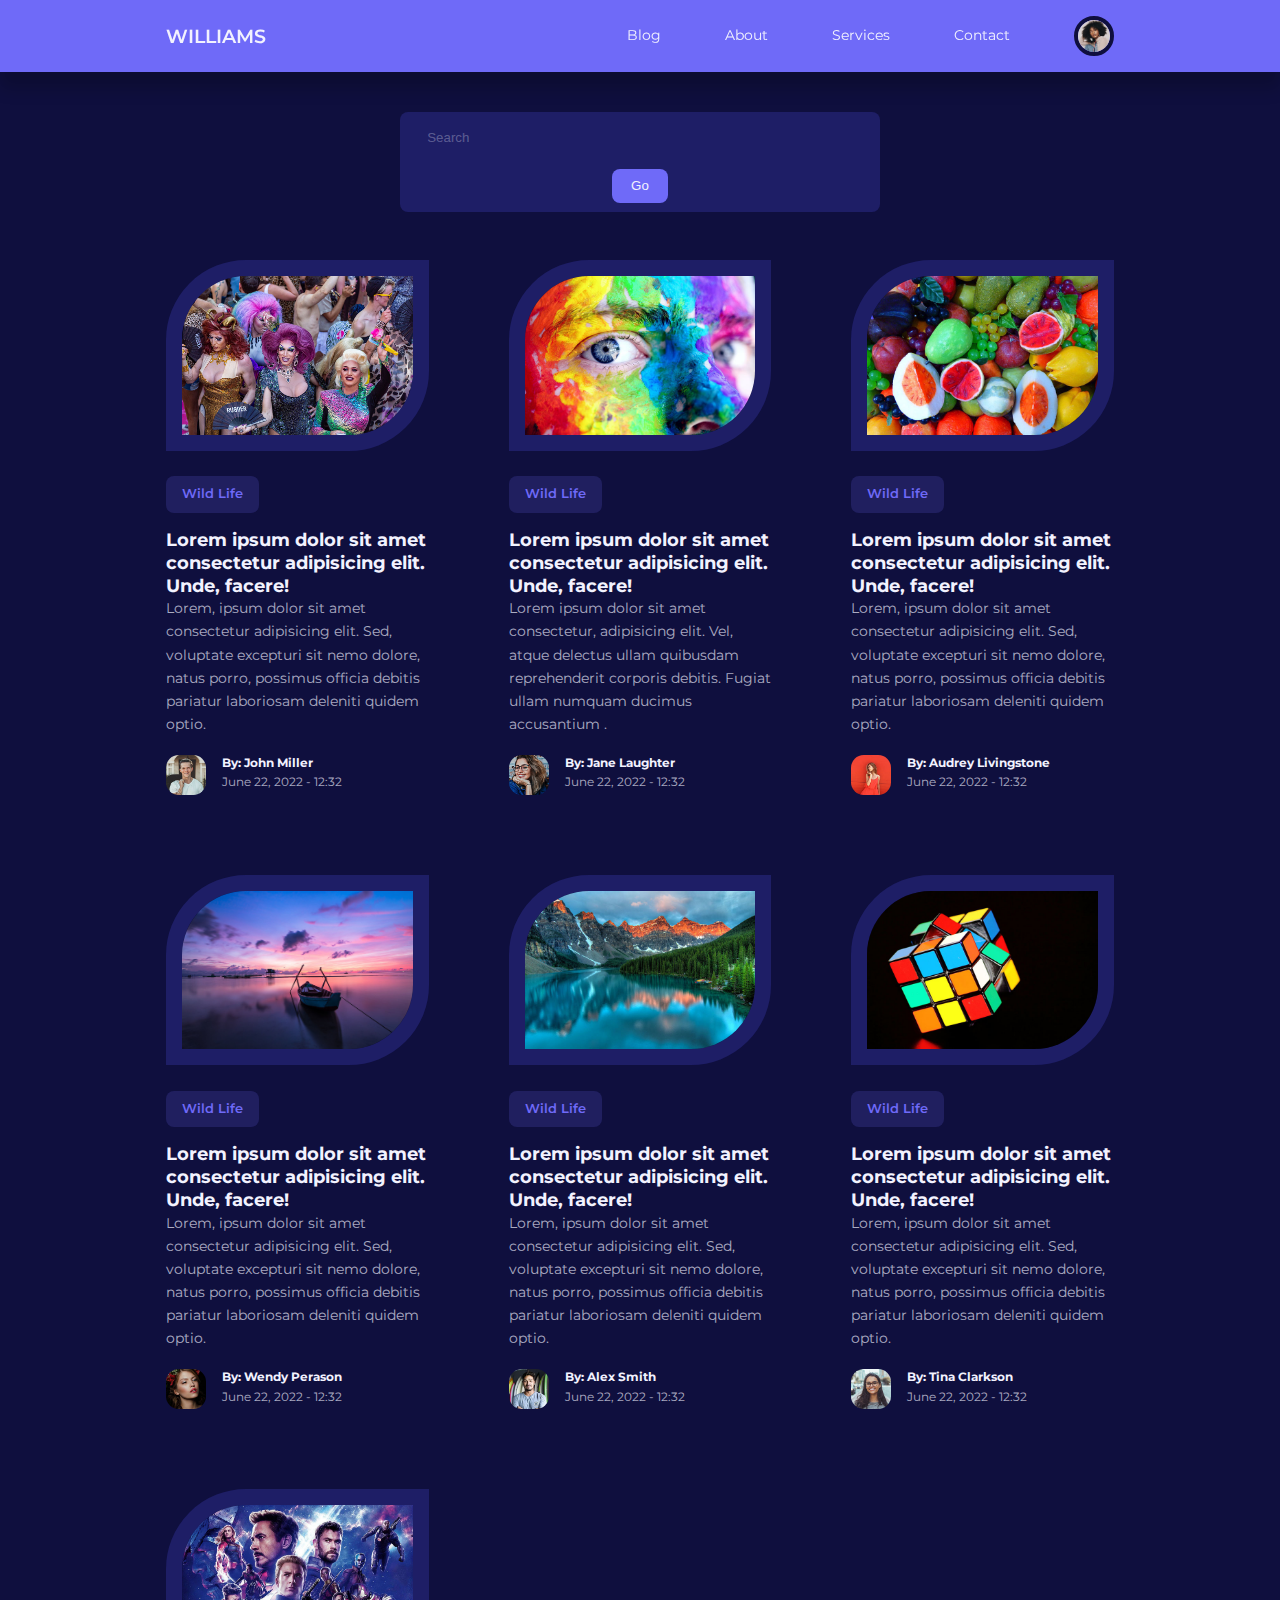
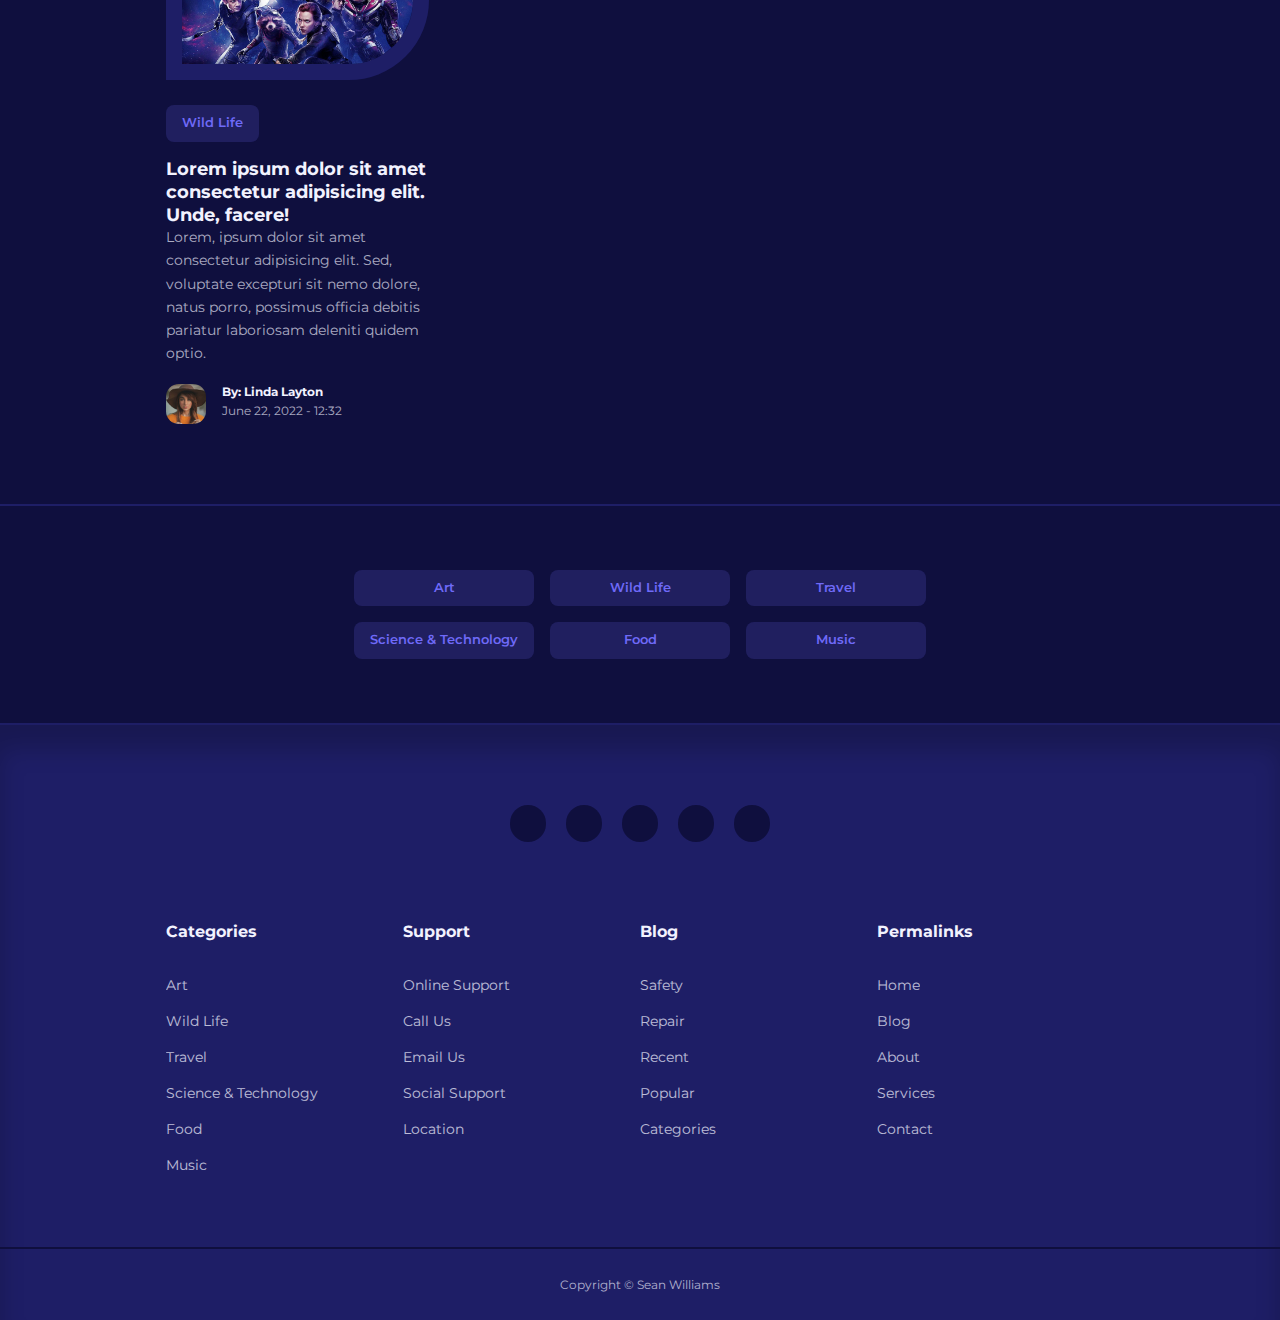
<file: blog.html>
<!DOCTYPE html>
<html lang="en">
  <head>
    <meta charset="UTF-8" />
    <meta http-equiv="X-UA-Compatible" content="IE=edge" />
    <meta name="viewport" content="width=device-width, initial-scale=1.0" />
    <title>Blog Website</title>
    <!-- CUSTOM STYLESHEET -->
    <link rel="stylesheet" href="style.css" />
    <!-- ICON SCOUT -->
    <link
      rel="stylesheet"
      href="https://unicons.iconscout.com/release/v4.0.0/css/line.css"
    />
    <!-- GOOGLE FONTS -->
    <link
      href="https://fonts.googleapis.com/css2?family=Montserrat:wght@300;400;500;600;700;800;900&display=swap"
      rel="stylesheet"
    />
  </head>
  <body>
    <nav>
      <div class="container nav__container">
        <a href="index.html" class="nav__logo">WILLIAMS</a>
        <ul class="nav__items">
          <li><a href="blog.html">Blog</a></li>
          <li><a href="about.html">About</a></li>
          <li><a href="services.html">Services</a></li>
          <li><a href="contact.html">Contact</a></li>
          <!-- <li><a href="signin.html">Sign In</a></li> -->
          <li class="nav__profile">
            <div class="avatar">
              <img src="./images/avatar1.jpg" alt="" />
            </div>
            <ul>
              <li><a href="dashboard.html">Dashboard</a></li>
              <li><a href="logout.html">Logout</a></li>
            </ul>
          </li>
        </ul>
        <button id="open__nav-btn"><i class="uil uil-bars"></i></button>
        <button id="close__nav-btn"><i class="uil uil-multiply"></i></button>
      </div>
    </nav>

    <!-- ====================== END OF NAV =============================== -->

    <!-- ====================== SEARCH =============================== -->
    <section class="search__bar">
      <form
        action=""
        class="container search__bar-container"
        action=""
        method="POST"
      >
        <div>
          <i class="uil uil-search"></i>
          <input type="search" name="" placeholder="Search" />
        </div>
        <button type="submit" class="btn">Go</button>
      </form>
    </section>

    <section class="posts">
      <div class="container posts__container">
        <article class="post">
          <div class="post__thumbnail">
            <img src="./images/blog4.jpg" alt="" />
          </div>
          <div class="post__info">
            <a href="" class="category__button">Wild Life</a>
            <h3 class="post__title">
              <a href="post.html"
                >Lorem ipsum dolor sit amet consectetur adipisicing elit. Unde,
                facere!</a
              >
            </h3>
            <p class="post__body">
              Lorem, ipsum dolor sit amet consectetur adipisicing elit. Sed,
              voluptate excepturi sit nemo dolore, natus porro, possimus officia
              debitis pariatur laboriosam deleniti quidem optio.
            </p>
            <div class="post__author">
              <div class="post__author-avatar">
                <img src="./images/avatar13.jpg" alt="" />
              </div>
              <div class="post__author-info">
                <h5>By: John Miller</h5>
                <small>June 22, 2022 - 12:32</small>
              </div>
            </div>
          </div>
        </article>

        <article class="post">
          <div class="post__thumbnail">
            <img src="./images/blog5.jpg" alt="" />
          </div>
          <div class="post__info">
            <a href="" class="category__button">Wild Life</a>
            <h3 class="post__title">
              <a href="post.html"
                >Lorem ipsum dolor sit amet consectetur adipisicing elit. Unde,
                facere!</a
              >
            </h3>
            <p class="post__body">
              Lorem ipsum dolor sit amet consectetur, adipisicing elit. Vel,
              atque delectus ullam quibusdam reprehenderit corporis debitis.
              Fugiat ullam numquam ducimus accusantium .
            </p>
            <div class="post__author">
              <div class="post__author-avatar">
                <img src="./images/avatar5.jpg" alt="" />
              </div>
              <div class="post__author-info">
                <h5>By: Jane Laughter</h5>
                <small>June 22, 2022 - 12:32</small>
              </div>
            </div>
          </div>
        </article>

        <article class="post">
          <div class="post__thumbnail">
            <img src="./images/blog6.jpg" alt="" />
          </div>
          <div class="post__info">
            <a href="" class="category__button">Wild Life</a>
            <h3 class="post__title">
              <a href="post.html"
                >Lorem ipsum dolor sit amet consectetur adipisicing elit. Unde,
                facere!</a
              >
            </h3>
            <p class="post__body">
              Lorem, ipsum dolor sit amet consectetur adipisicing elit. Sed,
              voluptate excepturi sit nemo dolore, natus porro, possimus officia
              debitis pariatur laboriosam deleniti quidem optio.
            </p>
            <div class="post__author">
              <div class="post__author-avatar">
                <img src="./images/avatar6.jpg" alt="" />
              </div>
              <div class="post__author-info">
                <h5>By: Audrey Livingstone</h5>
                <small>June 22, 2022 - 12:32</small>
              </div>
            </div>
          </div>
        </article>

        <article class="post">
          <div class="post__thumbnail">
            <img src="./images/blog7.jpg" alt="" />
          </div>
          <div class="post__info">
            <a href="" class="category__button">Wild Life</a>
            <h3 class="post__title">
              <a href="post.html"
                >Lorem ipsum dolor sit amet consectetur adipisicing elit. Unde,
                facere!</a
              >
            </h3>
            <p class="post__body">
              Lorem, ipsum dolor sit amet consectetur adipisicing elit. Sed,
              voluptate excepturi sit nemo dolore, natus porro, possimus officia
              debitis pariatur laboriosam deleniti quidem optio.
            </p>
            <div class="post__author">
              <div class="post__author-avatar">
                <img src="./images/avatar7.jpg" alt="" />
              </div>
              <div class="post__author-info">
                <h5>By: Wendy Perason</h5>
                <small>June 22, 2022 - 12:32</small>
              </div>
            </div>
          </div>
        </article>

        <article class="post">
          <div class="post__thumbnail">
            <img src="./images/blog8.jpg" alt="" />
          </div>
          <div class="post__info">
            <a href="" class="category__button">Wild Life</a>
            <h3 class="post__title">
              <a href="post.html"
                >Lorem ipsum dolor sit amet consectetur adipisicing elit. Unde,
                facere!</a
              >
            </h3>
            <p class="post__body">
              Lorem, ipsum dolor sit amet consectetur adipisicing elit. Sed,
              voluptate excepturi sit nemo dolore, natus porro, possimus officia
              debitis pariatur laboriosam deleniti quidem optio.
            </p>
            <div class="post__author">
              <div class="post__author-avatar">
                <img src="./images/avatar8.jpg" alt="" />
              </div>
              <div class="post__author-info">
                <h5>By: Alex Smith</h5>
                <small>June 22, 2022 - 12:32</small>
              </div>
            </div>
          </div>
        </article>

        <article class="post">
          <div class="post__thumbnail">
            <img src="./images/blog9.jpg" alt="" />
          </div>
          <div class="post__info">
            <a href="" class="category__button">Wild Life</a>
            <h3 class="post__title">
              <a href="post.html"
                >Lorem ipsum dolor sit amet consectetur adipisicing elit. Unde,
                facere!</a
              >
            </h3>
            <p class="post__body">
              Lorem, ipsum dolor sit amet consectetur adipisicing elit. Sed,
              voluptate excepturi sit nemo dolore, natus porro, possimus officia
              debitis pariatur laboriosam deleniti quidem optio.
            </p>
            <div class="post__author">
              <div class="post__author-avatar">
                <img src="./images/avatar9.jpg" alt="" />
              </div>
              <div class="post__author-info">
                <h5>By: Tina Clarkson</h5>
                <small>June 22, 2022 - 12:32</small>
              </div>
            </div>
          </div>
        </article>

        <article class="post">
          <div class="post__thumbnail">
            <img src="./images/blog10.jpg" alt="" />
          </div>
          <div class="post__info">
            <a href="" class="category__button">Wild Life</a>
            <h3 class="post__title">
              <a href="post.html"
                >Lorem ipsum dolor sit amet consectetur adipisicing elit. Unde,
                facere!</a
              >
            </h3>
            <p class="post__body">
              Lorem, ipsum dolor sit amet consectetur adipisicing elit. Sed,
              voluptate excepturi sit nemo dolore, natus porro, possimus officia
              debitis pariatur laboriosam deleniti quidem optio.
            </p>
            <div class="post__author">
              <div class="post__author-avatar">
                <img src="./images/avatar10.jpg" alt="" />
              </div>
              <div class="post__author-info">
                <h5>By: Linda Layton</h5>
                <small>June 22, 2022 - 12:32</small>
              </div>
            </div>
          </div>
        </article>
      </div>
    </section>

    <!-- ====================== END OF POSTS =============================== -->

    <section class="category__buttons">
      <div class="container category__buttons-container">
        <a href="" class="category__button">Art</a>
        <a href="" class="category__button">Wild Life</a>
        <a href="" class="category__button">Travel</a>
        <a href="" class="category__button">Science & Technology</a>
        <a href="" class="category__button">Food</a>
        <a href="" class="category__button">Music</a>
      </div>
    </section>

    <!-- ====================== END OF CATEGORY BUTTONS =============================== -->

    <footer>
      <div class="footer__socials">
        <a href="https://youtube.com" target="_blank"
          ><i class="uil uil-youtube"></i
        ></a>
        <a href="https://facebook.com" target="_blank"
          ><i class="uil uil-facebook-f"></i
        ></a>
        <a href="https://instagram.com" target="_blank"
          ><i class="uil uil-instagram-alt"></i
        ></a>
        <a href="https://linkedin.com" target="_blank"
          ><i class="uil uil-linkedin"></i
        ></a>
        <a href="https://twitter.com" target="_blank"
          ><i class="uil uil-twitter"></i
        ></a>
      </div>
      <div class="container footer__container">
        <article>
          <h4>Categories</h4>
          <ul>
            <li><a href="">Art</a></li>
            <li><a href="">Wild Life</a></li>
            <li><a href="">Travel</a></li>
            <li><a href="">Science & Technology</a></li>
            <li><a href="">Food</a></li>
            <li><a href="">Music</a></li>
          </ul>
        </article>
        <article>
          <h4>Support</h4>
          <ul>
            <li><a href="">Online Support</a></li>
            <li><a href="">Call Us</a></li>
            <li><a href="">Email Us</a></li>
            <li><a href="">Social Support</a></li>
            <li><a href="">Location</a></li>
          </ul>
        </article>
        <article>
          <h4>Blog</h4>
          <ul>
            <li><a href="">Safety</a></li>
            <li><a href="">Repair</a></li>
            <li><a href="">Recent</a></li>
            <li><a href="">Popular</a></li>
            <li><a href="">Categories</a></li>
          </ul>
        </article>
        <article>
          <h4>Permalinks</h4>
          <ul>
            <li><a href="">Home</a></li>
            <li><a href="">Blog</a></li>
            <li><a href="">About</a></li>
            <li><a href="">Services</a></li>
            <li><a href="">Contact</a></li>
          </ul>
        </article>
      </div>
      <div class="footer__copyright">
        <small>Copyright &copy; Sean Williams</small>
      </div>
    </footer>
    <script src="main.js"></script>
  </body>
</html>
</file>
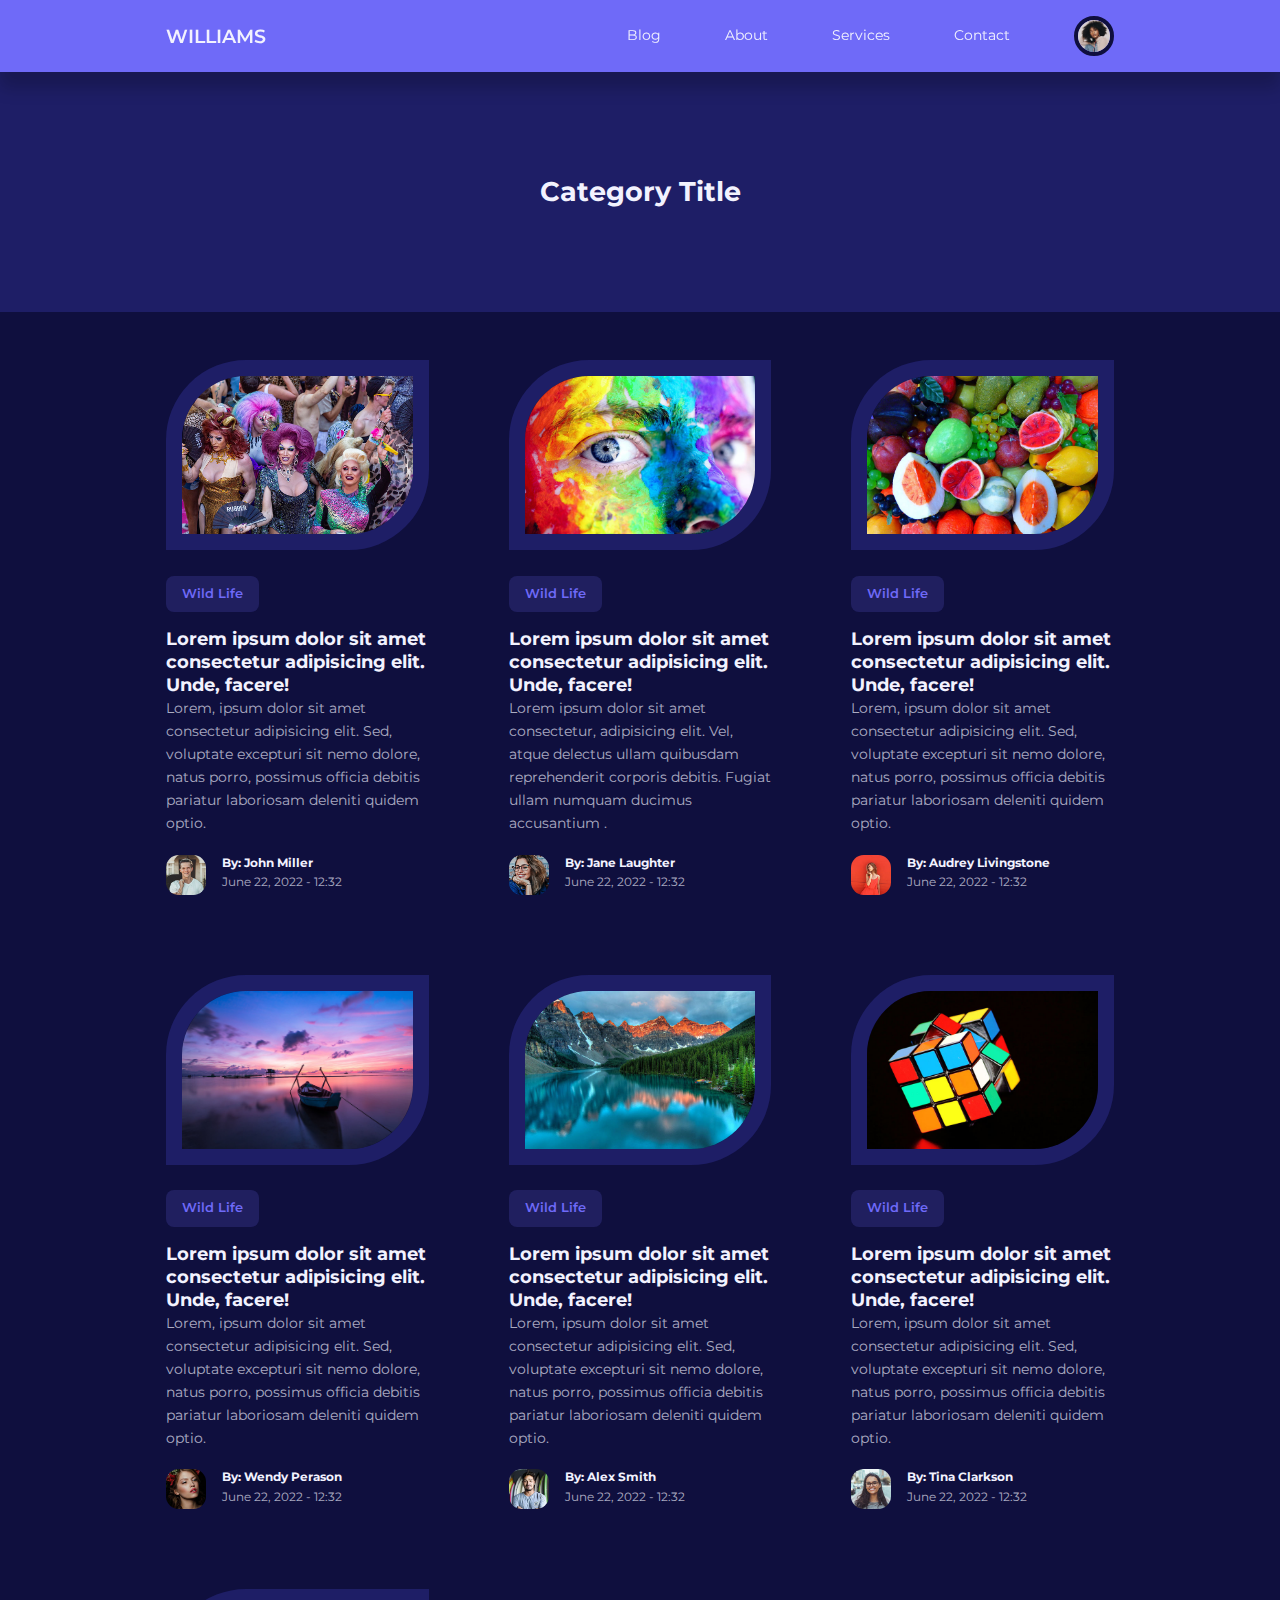
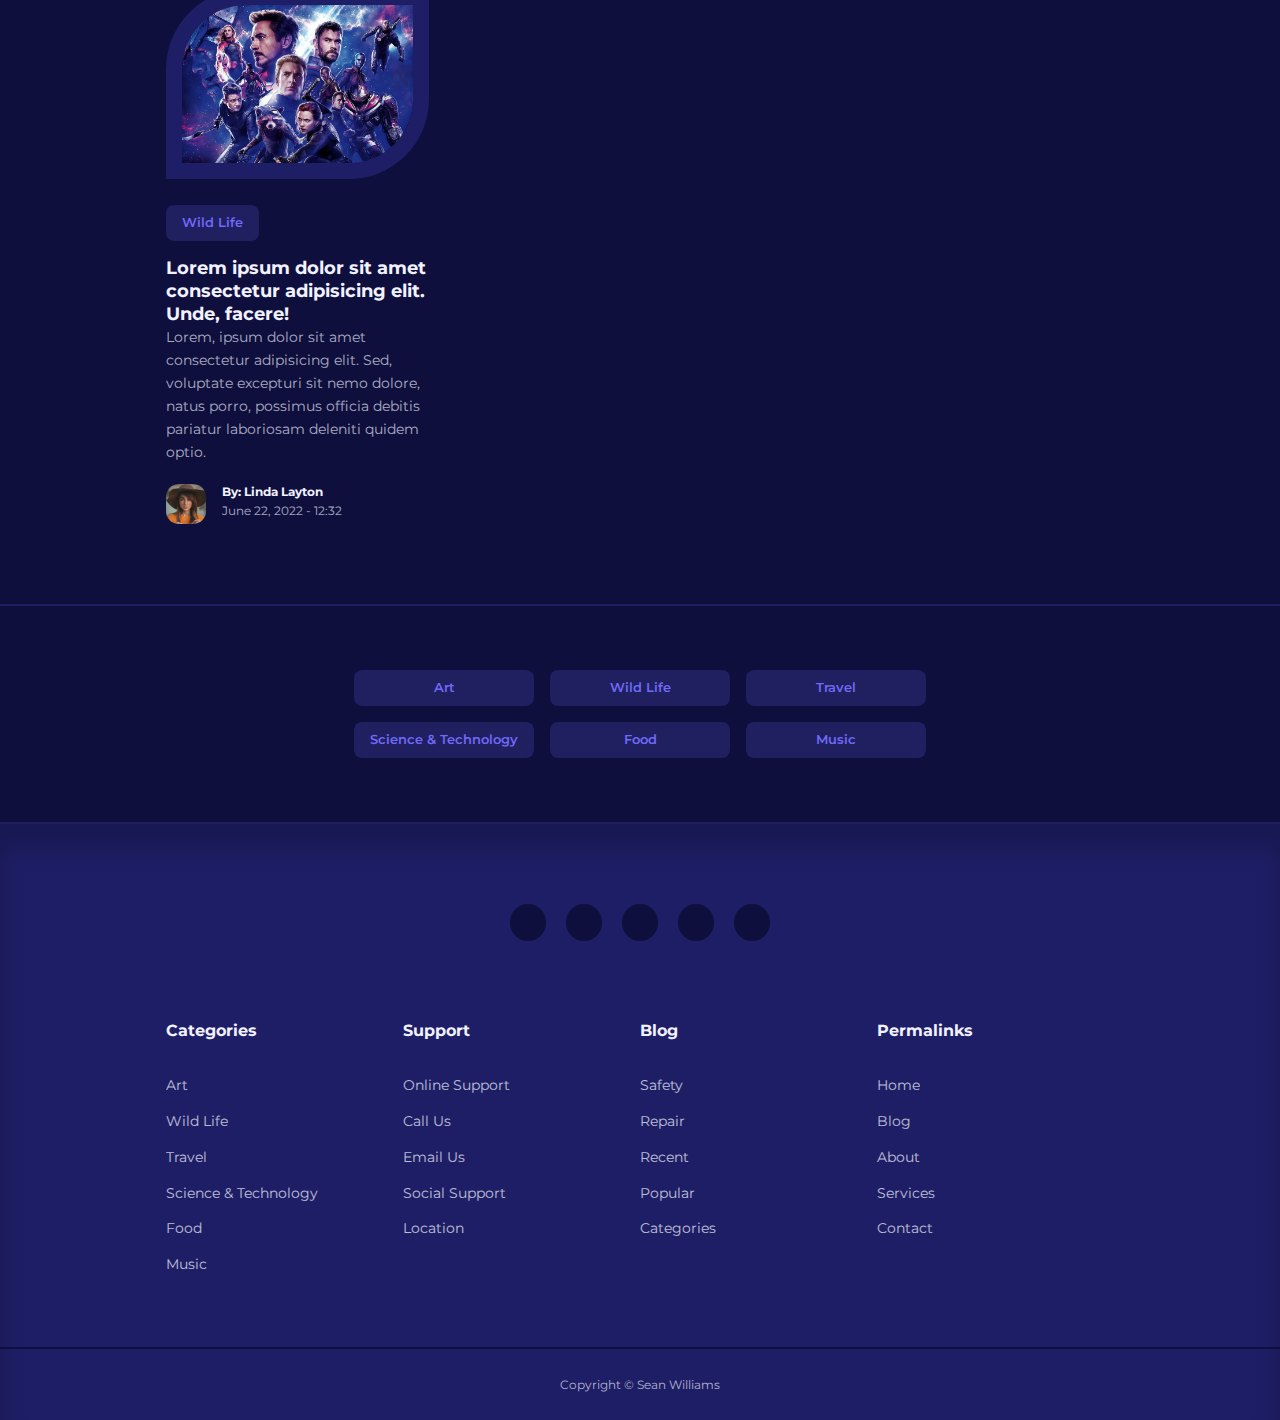
<file: category-posts.html>
<!DOCTYPE html>
<html lang="en">
  <head>
    <meta charset="UTF-8" />
    <meta http-equiv="X-UA-Compatible" content="IE=edge" />
    <meta name="viewport" content="width=device-width, initial-scale=1.0" />
    <title>Blog Website</title>
    <!-- CUSTOM STYLESHEET -->
    <link rel="stylesheet" href="style.css" />
    <!-- ICON SCOUT -->
    <link
      rel="stylesheet"
      href="https://unicons.iconscout.com/release/v4.0.0/css/line.css"
    />
    <!-- GOOGLE FONTS -->
    <link
      href="https://fonts.googleapis.com/css2?family=Montserrat:wght@300;400;500;600;700;800;900&display=swap"
      rel="stylesheet"
    />
  </head>
  <body>
    <nav>
      <div class="container nav__container">
        <a href="index.html" class="nav__logo">WILLIAMS</a>
        <ul class="nav__items">
          <li><a href="blog.html">Blog</a></li>
          <li><a href="about.html">About</a></li>
          <li><a href="services.html">Services</a></li>
          <li><a href="contact.html">Contact</a></li>
          <!-- <li><a href="signin.html">Sign In</a></li> -->
          <li class="nav__profile">
            <div class="avatar">
              <img src="./images/avatar1.jpg" alt="" />
            </div>
            <ul>
              <li><a href="dashboard.html">Dashboard</a></li>
              <li><a href="logout.html">Logout</a></li>
            </ul>
          </li>
        </ul>
        <button id="open__nav-btn"><i class="uil uil-bars"></i></button>
        <button id="close__nav-btn"><i class="uil uil-multiply"></i></button>
      </div>
    </nav>

    <!-- ====================== END OF NAV =============================== -->

    <header class="category__title">
      <h2>Category Title</h2>
    </header>
    <!-- ======================== END OF CATEGORY TITLE =================== -->

    <section class="posts">
      <div class="container posts__container">
        <article class="post">
          <div class="post__thumbnail">
            <img src="./images/blog4.jpg" alt="" />
          </div>
          <div class="post__info">
            <a href="category-posts.html" class="category__button">Wild Life</a>
            <h3 class="post__title">
              <a href="post.html"
                >Lorem ipsum dolor sit amet consectetur adipisicing elit. Unde,
                facere!</a
              >
            </h3>
            <p class="post__body">
              Lorem, ipsum dolor sit amet consectetur adipisicing elit. Sed,
              voluptate excepturi sit nemo dolore, natus porro, possimus officia
              debitis pariatur laboriosam deleniti quidem optio.
            </p>
            <div class="post__author">
              <div class="post__author-avatar">
                <img src="./images/avatar13.jpg" alt="" />
              </div>
              <div class="post__author-info">
                <h5>By: John Miller</h5>
                <small>June 22, 2022 - 12:32</small>
              </div>
            </div>
          </div>
        </article>

        <article class="post">
          <div class="post__thumbnail">
            <img src="./images/blog5.jpg" alt="" />
          </div>
          <div class="post__info">
            <a href="category-posts.html" class="category__button">Wild Life</a>
            <h3 class="post__title">
              <a href="post.html"
                >Lorem ipsum dolor sit amet consectetur adipisicing elit. Unde,
                facere!</a
              >
            </h3>
            <p class="post__body">
              Lorem ipsum dolor sit amet consectetur, adipisicing elit. Vel,
              atque delectus ullam quibusdam reprehenderit corporis debitis.
              Fugiat ullam numquam ducimus accusantium .
            </p>
            <div class="post__author">
              <div class="post__author-avatar">
                <img src="./images/avatar5.jpg" alt="" />
              </div>
              <div class="post__author-info">
                <h5>By: Jane Laughter</h5>
                <small>June 22, 2022 - 12:32</small>
              </div>
            </div>
          </div>
        </article>

        <article class="post">
          <div class="post__thumbnail">
            <img src="./images/blog6.jpg" alt="" />
          </div>
          <div class="post__info">
            <a href="category-posts.html" class="category__button">Wild Life</a>
            <h3 class="post__title">
              <a href="post.html"
                >Lorem ipsum dolor sit amet consectetur adipisicing elit. Unde,
                facere!</a
              >
            </h3>
            <p class="post__body">
              Lorem, ipsum dolor sit amet consectetur adipisicing elit. Sed,
              voluptate excepturi sit nemo dolore, natus porro, possimus officia
              debitis pariatur laboriosam deleniti quidem optio.
            </p>
            <div class="post__author">
              <div class="post__author-avatar">
                <img src="./images/avatar6.jpg" alt="" />
              </div>
              <div class="post__author-info">
                <h5>By: Audrey Livingstone</h5>
                <small>June 22, 2022 - 12:32</small>
              </div>
            </div>
          </div>
        </article>

        <article class="post">
          <div class="post__thumbnail">
            <img src="./images/blog7.jpg" alt="" />
          </div>
          <div class="post__info">
            <a href="category-posts.html" class="category__button">Wild Life</a>
            <h3 class="post__title">
              <a href="post.html"
                >Lorem ipsum dolor sit amet consectetur adipisicing elit. Unde,
                facere!</a
              >
            </h3>
            <p class="post__body">
              Lorem, ipsum dolor sit amet consectetur adipisicing elit. Sed,
              voluptate excepturi sit nemo dolore, natus porro, possimus officia
              debitis pariatur laboriosam deleniti quidem optio.
            </p>
            <div class="post__author">
              <div class="post__author-avatar">
                <img src="./images/avatar7.jpg" alt="" />
              </div>
              <div class="post__author-info">
                <h5>By: Wendy Perason</h5>
                <small>June 22, 2022 - 12:32</small>
              </div>
            </div>
          </div>
        </article>

        <article class="post">
          <div class="post__thumbnail">
            <img src="./images/blog8.jpg" alt="" />
          </div>
          <div class="post__info">
            <a href="category-posts.html" class="category__button">Wild Life</a>
            <h3 class="post__title">
              <a href="post.html"
                >Lorem ipsum dolor sit amet consectetur adipisicing elit. Unde,
                facere!</a
              >
            </h3>
            <p class="post__body">
              Lorem, ipsum dolor sit amet consectetur adipisicing elit. Sed,
              voluptate excepturi sit nemo dolore, natus porro, possimus officia
              debitis pariatur laboriosam deleniti quidem optio.
            </p>
            <div class="post__author">
              <div class="post__author-avatar">
                <img src="./images/avatar8.jpg" alt="" />
              </div>
              <div class="post__author-info">
                <h5>By: Alex Smith</h5>
                <small>June 22, 2022 - 12:32</small>
              </div>
            </div>
          </div>
        </article>

        <article class="post">
          <div class="post__thumbnail">
            <img src="./images/blog9.jpg" alt="" />
          </div>
          <div class="post__info">
            <a href="category-posts.html" class="category__button">Wild Life</a>
            <h3 class="post__title">
              <a href="post.html"
                >Lorem ipsum dolor sit amet consectetur adipisicing elit. Unde,
                facere!</a
              >
            </h3>
            <p class="post__body">
              Lorem, ipsum dolor sit amet consectetur adipisicing elit. Sed,
              voluptate excepturi sit nemo dolore, natus porro, possimus officia
              debitis pariatur laboriosam deleniti quidem optio.
            </p>
            <div class="post__author">
              <div class="post__author-avatar">
                <img src="./images/avatar9.jpg" alt="" />
              </div>
              <div class="post__author-info">
                <h5>By: Tina Clarkson</h5>
                <small>June 22, 2022 - 12:32</small>
              </div>
            </div>
          </div>
        </article>

        <article class="post">
          <div class="post__thumbnail">
            <img src="./images/blog10.jpg" alt="" />
          </div>
          <div class="post__info">
            <a href="category-posts.html" class="category__button">Wild Life</a>
            <h3 class="post__title">
              <a href="post.html"
                >Lorem ipsum dolor sit amet consectetur adipisicing elit. Unde,
                facere!</a
              >
            </h3>
            <p class="post__body">
              Lorem, ipsum dolor sit amet consectetur adipisicing elit. Sed,
              voluptate excepturi sit nemo dolore, natus porro, possimus officia
              debitis pariatur laboriosam deleniti quidem optio.
            </p>
            <div class="post__author">
              <div class="post__author-avatar">
                <img src="./images/avatar10.jpg" alt="" />
              </div>
              <div class="post__author-info">
                <h5>By: Linda Layton</h5>
                <small>June 22, 2022 - 12:32</small>
              </div>
            </div>
          </div>
        </article>
      </div>
    </section>

    <!-- ====================== END OF POSTS =============================== -->

    <section class="category__buttons">
      <div class="container category__buttons-container">
        <a href="" class="category__button">Art</a>
        <a href="" class="category__button">Wild Life</a>
        <a href="" class="category__button">Travel</a>
        <a href="" class="category__button">Science & Technology</a>
        <a href="" class="category__button">Food</a>
        <a href="" class="category__button">Music</a>
      </div>
    </section>

    <!-- ====================== END OF CATEGORY BUTTONS =============================== -->

    <footer>
      <div class="footer__socials">
        <a href="https://youtube.com" target="_blank"
          ><i class="uil uil-youtube"></i
        ></a>
        <a href="https://facebook.com" target="_blank"
          ><i class="uil uil-facebook-f"></i
        ></a>
        <a href="https://instagram.com" target="_blank"
          ><i class="uil uil-instagram-alt"></i
        ></a>
        <a href="https://linkedin.com" target="_blank"
          ><i class="uil uil-linkedin"></i
        ></a>
        <a href="https://twitter.com" target="_blank"
          ><i class="uil uil-twitter"></i
        ></a>
      </div>
      <div class="container footer__container">
        <article>
          <h4>Categories</h4>
          <ul>
            <li><a href="">Art</a></li>
            <li><a href="">Wild Life</a></li>
            <li><a href="">Travel</a></li>
            <li><a href="">Science & Technology</a></li>
            <li><a href="">Food</a></li>
            <li><a href="">Music</a></li>
          </ul>
        </article>
        <article>
          <h4>Support</h4>
          <ul>
            <li><a href="">Online Support</a></li>
            <li><a href="">Call Us</a></li>
            <li><a href="">Email Us</a></li>
            <li><a href="">Social Support</a></li>
            <li><a href="">Location</a></li>
          </ul>
        </article>
        <article>
          <h4>Blog</h4>
          <ul>
            <li><a href="">Safety</a></li>
            <li><a href="">Repair</a></li>
            <li><a href="">Recent</a></li>
            <li><a href="">Popular</a></li>
            <li><a href="">Categories</a></li>
          </ul>
        </article>
        <article>
          <h4>Permalinks</h4>
          <ul>
            <li><a href="">Home</a></li>
            <li><a href="">Blog</a></li>
            <li><a href="">About</a></li>
            <li><a href="">Services</a></li>
            <li><a href="">Contact</a></li>
          </ul>
        </article>
      </div>
      <div class="footer__copyright">
        <small>Copyright &copy; Sean Williams</small>
      </div>
    </footer>
    <script src="main.js"></script>
  </body>
</html>
</file>
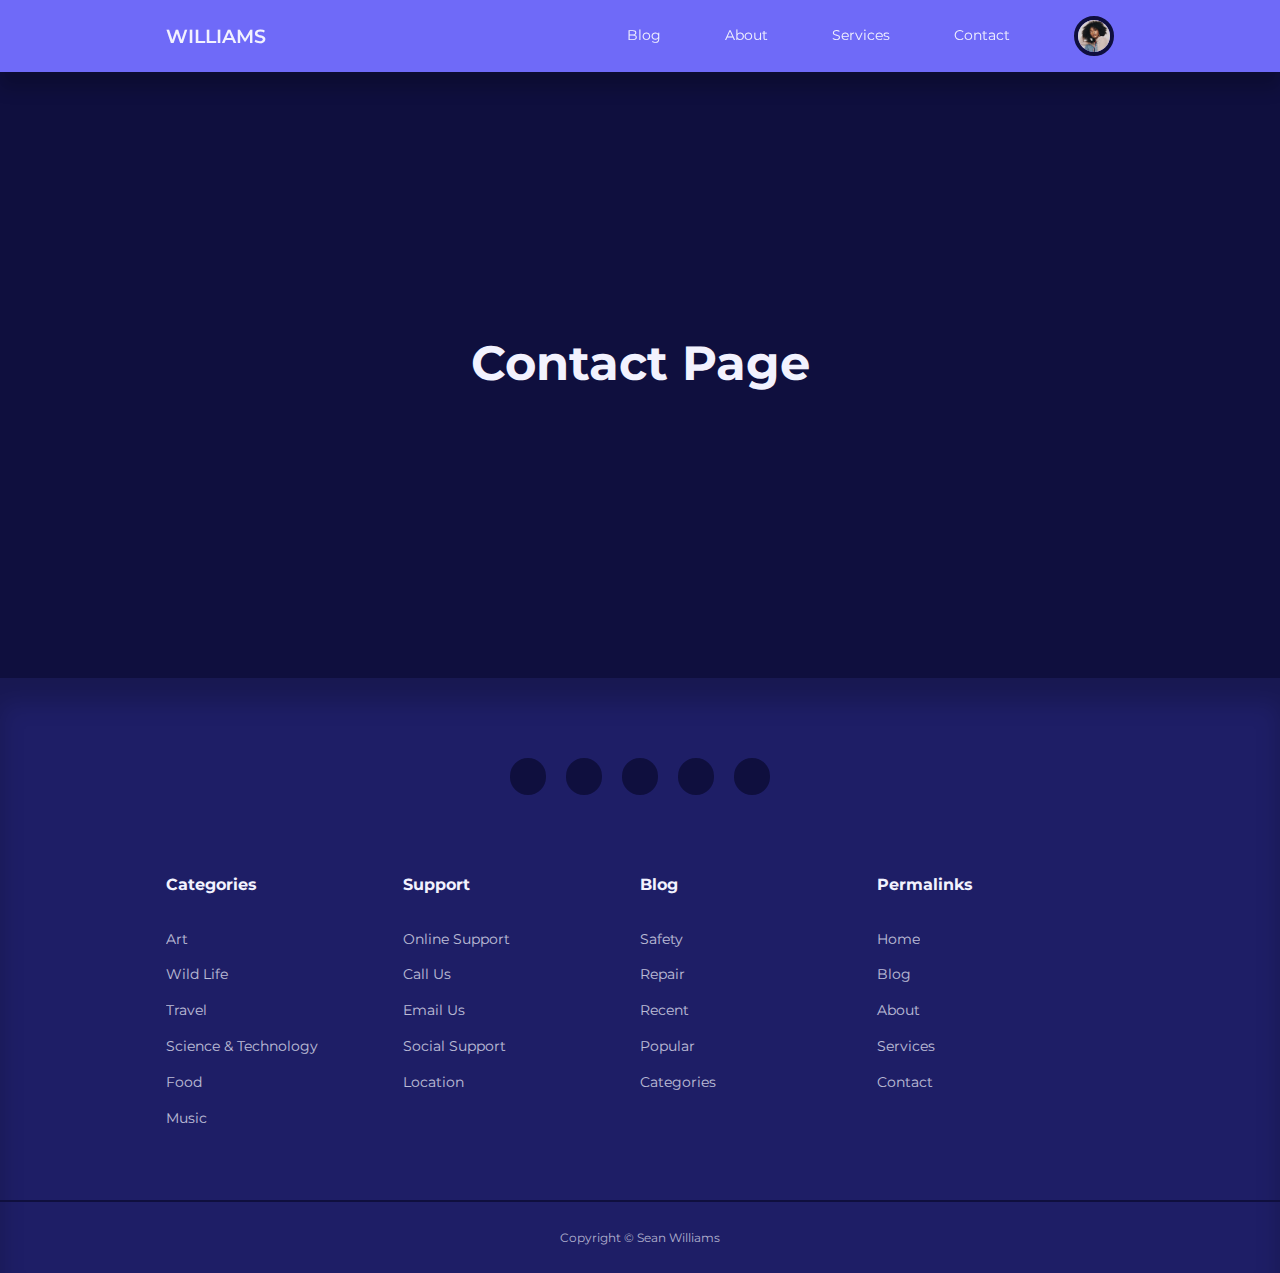
<file: contact.html>
<!DOCTYPE html>
<html lang="en">
  <head>
    <meta charset="UTF-8" />
    <meta http-equiv="X-UA-Compatible" content="IE=edge" />
    <meta name="viewport" content="width=device-width, initial-scale=1.0" />
    <title>Blog Website</title>
    <!-- CUSTOM STYLESHEET -->
    <link rel="stylesheet" href="style.css" />
    <!-- ICON SCOUT -->
    <link
      rel="stylesheet"
      href="https://unicons.iconscout.com/release/v4.0.0/css/line.css"
    />
    <!-- GOOGLE FONTS -->
    <link
      href="https://fonts.googleapis.com/css2?family=Montserrat:wght@300;400;500;600;700;800;900&display=swap"
      rel="stylesheet"
    />
  </head>
  <body>
    <nav>
      <div class="container nav__container">
        <a href="index.html" class="nav__logo">WILLIAMS</a>
        <ul class="nav__items">
          <li><a href="blog.html">Blog</a></li>
          <li><a href="about.html">About</a></li>
          <li><a href="services.html">Services</a></li>
          <li><a href="contact.html">Contact</a></li>
          <!-- <li><a href="signin.html">Sign In</a></li> -->
          <li class="nav__profile">
            <div class="avatar">
              <img src="./images/avatar1.jpg" alt="" />
            </div>
            <ul>
              <li><a href="dashboard.html">Dashboard</a></li>
              <li><a href="logout.html">Logout</a></li>
            </ul>
          </li>
        </ul>
        <button id="open__nav-btn"><i class="uil uil-bars"></i></button>
        <button id="close__nav-btn"><i class="uil uil-multiply"></i></button>
      </div>
    </nav>

    <!-- ====================== END OF NAV =============================== -->

    <section class="empty__page">
      <h1>Contact Page</h1>
    </section>

    <footer>
      <div class="footer__socials">
        <a href="https://youtube.com" target="_blank"
          ><i class="uil uil-youtube"></i
        ></a>
        <a href="https://facebook.com" target="_blank"
          ><i class="uil uil-facebook-f"></i
        ></a>
        <a href="https://instagram.com" target="_blank"
          ><i class="uil uil-instagram-alt"></i
        ></a>
        <a href="https://linkedin.com" target="_blank"
          ><i class="uil uil-linkedin"></i
        ></a>
        <a href="https://twitter.com" target="_blank"
          ><i class="uil uil-twitter"></i
        ></a>
      </div>
      <div class="container footer__container">
        <article>
          <h4>Categories</h4>
          <ul>
            <li><a href="">Art</a></li>
            <li><a href="">Wild Life</a></li>
            <li><a href="">Travel</a></li>
            <li><a href="">Science & Technology</a></li>
            <li><a href="">Food</a></li>
            <li><a href="">Music</a></li>
          </ul>
        </article>
        <article>
          <h4>Support</h4>
          <ul>
            <li><a href="">Online Support</a></li>
            <li><a href="">Call Us</a></li>
            <li><a href="">Email Us</a></li>
            <li><a href="">Social Support</a></li>
            <li><a href="">Location</a></li>
          </ul>
        </article>
        <article>
          <h4>Blog</h4>
          <ul>
            <li><a href="">Safety</a></li>
            <li><a href="">Repair</a></li>
            <li><a href="">Recent</a></li>
            <li><a href="">Popular</a></li>
            <li><a href="">Categories</a></li>
          </ul>
        </article>
        <article>
          <h4>Permalinks</h4>
          <ul>
            <li><a href="">Home</a></li>
            <li><a href="">Blog</a></li>
            <li><a href="">About</a></li>
            <li><a href="">Services</a></li>
            <li><a href="">Contact</a></li>
          </ul>
        </article>
      </div>
      <div class="footer__copyright">
        <small>Copyright &copy; Sean Williams</small>
      </div>
    </footer>
    <script src="main.js"></script>
  </body>
</html>
</file>
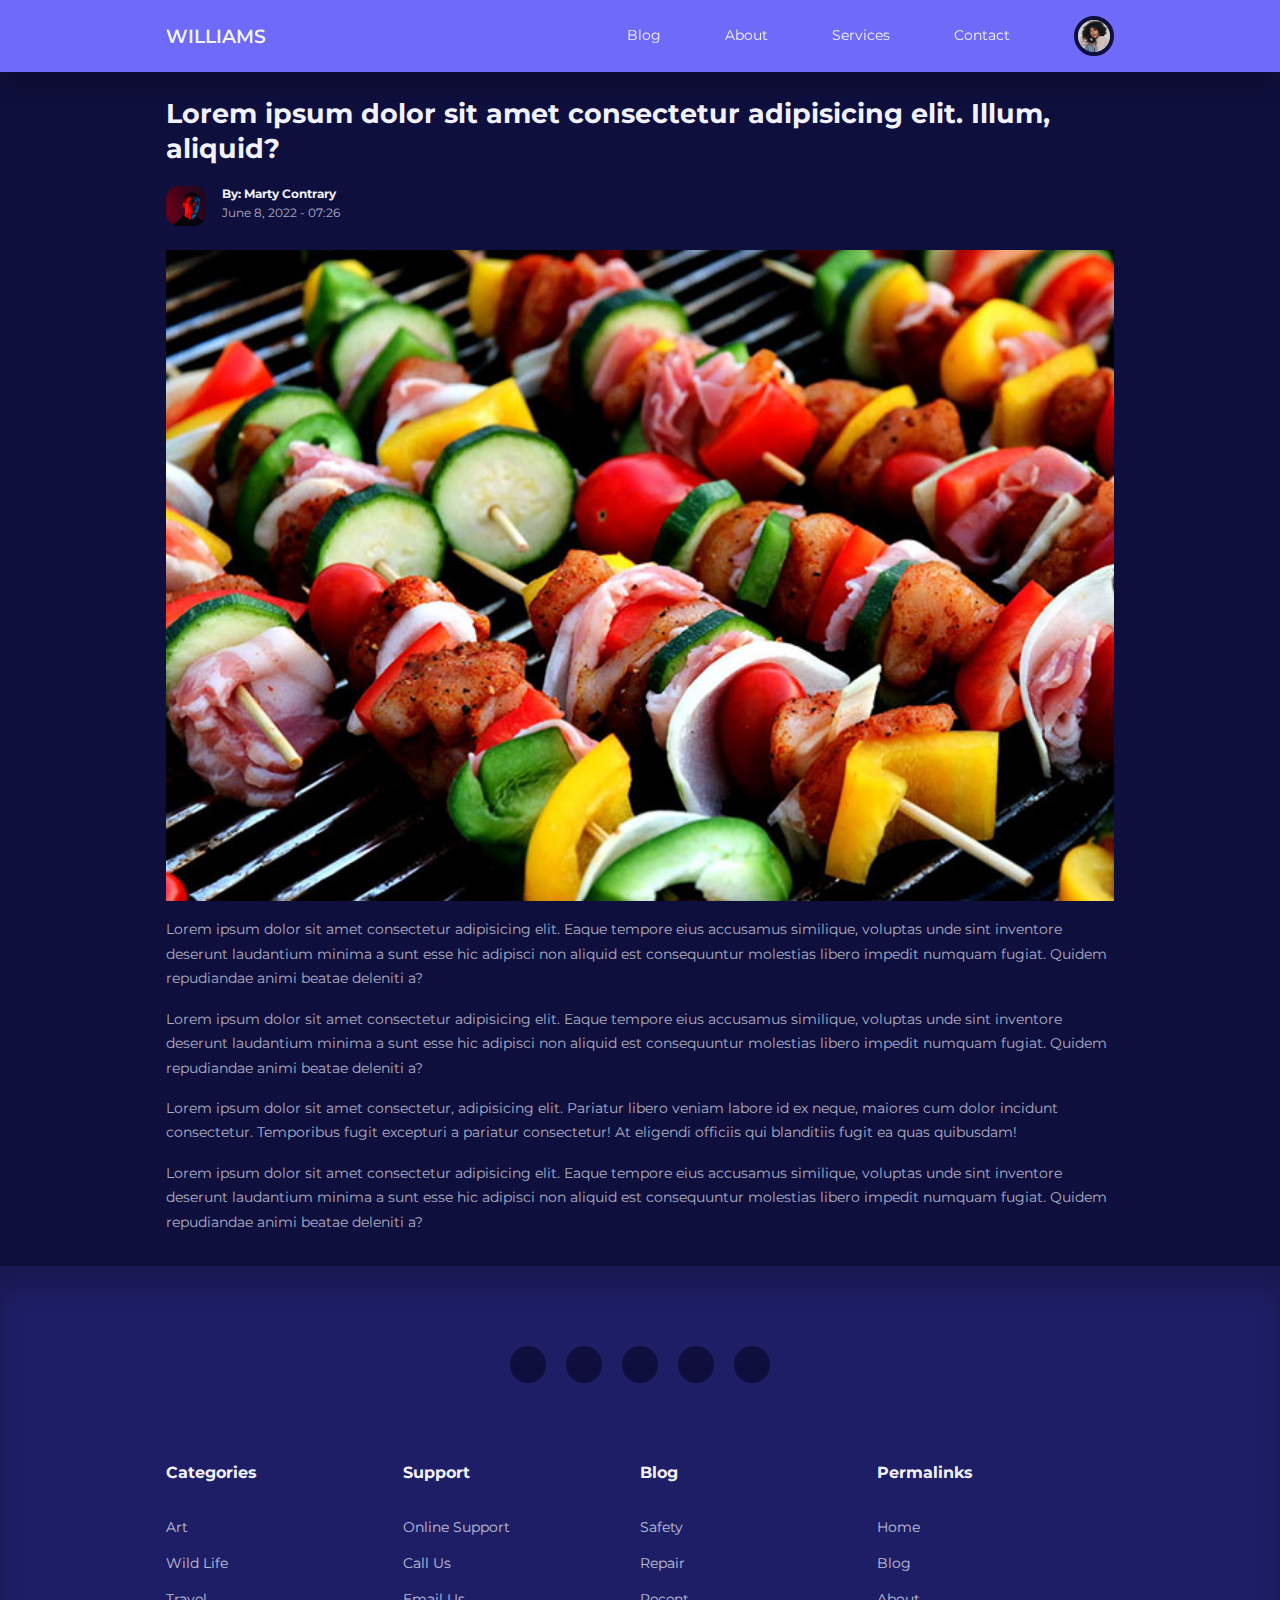
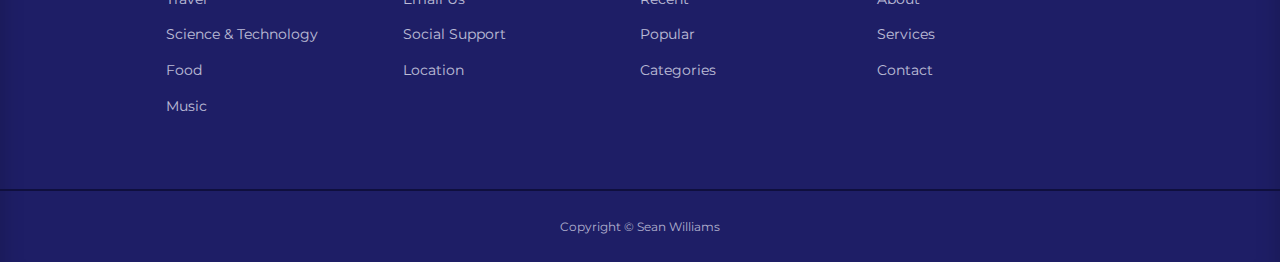
<file: post.html>
<!DOCTYPE html>
<html lang="en">
  <head>
    <meta charset="UTF-8" />
    <meta http-equiv="X-UA-Compatible" content="IE=edge" />
    <meta name="viewport" content="width=device-width, initial-scale=1.0" />
    <title>Blog Website</title>
    <!-- CUSTOM STYLESHEET -->
    <link rel="stylesheet" href="style.css" />
    <!-- ICON SCOUT -->
    <link
      rel="stylesheet"
      href="https://unicons.iconscout.com/release/v4.0.0/css/line.css"
    />
    <!-- GOOGLE FONTS -->
    <link
      href="https://fonts.googleapis.com/css2?family=Montserrat:wght@300;400;500;600;700;800;900&display=swap"
      rel="stylesheet"
    />
  </head>
  <body>
    <nav>
      <div class="container nav__container">
        <a href="index.html" class="nav__logo">WILLIAMS</a>
        <ul class="nav__items">
          <li><a href="blog.html">Blog</a></li>
          <li><a href="about.html">About</a></li>
          <li><a href="services.html">Services</a></li>
          <li><a href="contact.html">Contact</a></li>
          <!-- <li><a href="signin.html">Sign In</a></li> -->
          <li class="nav__profile">
            <div class="avatar">
              <img src="./images/avatar1.jpg" alt="" />
            </div>
            <ul>
              <li><a href="dashboard.html">Dashboard</a></li>
              <li><a href="logout.html">Logout</a></li>
            </ul>
          </li>
        </ul>
        <button id="open__nav-btn"><i class="uil uil-bars"></i></button>
        <button id="close__nav-btn"><i class="uil uil-multiply"></i></button>
      </div>
    </nav>

    <!-- ====================== END OF NAV =============================== -->

    <!-- ====================== POST=============================== -->

    <section class="singlepost">
      <div class="container singlepost__container">
        <h2>
          Lorem ipsum dolor sit amet consectetur adipisicing elit. Illum,
          aliquid?
        </h2>
        <div class="post__author">
          <div class="post__author-avatar">
            <img src="./images/avatar2.jpg" alt="" />
          </div>
          <div class="post_author-info">
            <h5>By: Marty Contrary</h5>
            <small>June 8, 2022 - 07:26</small>
          </div>
        </div>
        <div class="singlepost__thumbnail">
          <img src="./images/blog13.jpg" alt="" />
        </div>
        <p>
          Lorem ipsum dolor sit amet consectetur adipisicing elit. Eaque tempore
          eius accusamus similique, voluptas unde sint inventore deserunt
          laudantium minima a sunt esse hic adipisci non aliquid est
          consequuntur molestias libero impedit numquam fugiat. Quidem
          repudiandae animi beatae deleniti a?
        </p>
        <p>
          Lorem ipsum dolor sit amet consectetur adipisicing elit. Eaque tempore
          eius accusamus similique, voluptas unde sint inventore deserunt
          laudantium minima a sunt esse hic adipisci non aliquid est
          consequuntur molestias libero impedit numquam fugiat. Quidem
          repudiandae animi beatae deleniti a?
        </p>
        <p>
          Lorem ipsum dolor sit amet consectetur, adipisicing elit. Pariatur
          libero veniam labore id ex neque, maiores cum dolor incidunt
          consectetur. Temporibus fugit excepturi a pariatur consectetur! At
          eligendi officiis qui blanditiis fugit ea quas quibusdam!
        </p>
        <p>
          Lorem ipsum dolor sit amet consectetur adipisicing elit. Eaque tempore
          eius accusamus similique, voluptas unde sint inventore deserunt
          laudantium minima a sunt esse hic adipisci non aliquid est
          consequuntur molestias libero impedit numquam fugiat. Quidem
          repudiandae animi beatae deleniti a?
        </p>
      </div>
    </section>

    <!-- ====================== END OF POST =============================== -->
    <footer>
      <div class="footer__socials">
        <a href="https://youtube.com" target="_blank"
          ><i class="uil uil-youtube"></i
        ></a>
        <a href="https://facebook.com" target="_blank"
          ><i class="uil uil-facebook-f"></i
        ></a>
        <a href="https://instagram.com" target="_blank"
          ><i class="uil uil-instagram-alt"></i
        ></a>
        <a href="https://linkedin.com" target="_blank"
          ><i class="uil uil-linkedin"></i
        ></a>
        <a href="https://twitter.com" target="_blank"
          ><i class="uil uil-twitter"></i
        ></a>
      </div>
      <div class="container footer__container">
        <article>
          <h4>Categories</h4>
          <ul>
            <li><a href="">Art</a></li>
            <li><a href="">Wild Life</a></li>
            <li><a href="">Travel</a></li>
            <li><a href="">Science & Technology</a></li>
            <li><a href="">Food</a></li>
            <li><a href="">Music</a></li>
          </ul>
        </article>
        <article>
          <h4>Support</h4>
          <ul>
            <li><a href="">Online Support</a></li>
            <li><a href="">Call Us</a></li>
            <li><a href="">Email Us</a></li>
            <li><a href="">Social Support</a></li>
            <li><a href="">Location</a></li>
          </ul>
        </article>
        <article>
          <h4>Blog</h4>
          <ul>
            <li><a href="">Safety</a></li>
            <li><a href="">Repair</a></li>
            <li><a href="">Recent</a></li>
            <li><a href="">Popular</a></li>
            <li><a href="">Categories</a></li>
          </ul>
        </article>
        <article>
          <h4>Permalinks</h4>
          <ul>
            <li><a href="">Home</a></li>
            <li><a href="">Blog</a></li>
            <li><a href="">About</a></li>
            <li><a href="">Services</a></li>
            <li><a href="">Contact</a></li>
          </ul>
        </article>
      </div>
      <div class="footer__copyright">
        <small>Copyright &copy; Sean Williams</small>
      </div>
    </footer>
    <script src="main.js"></script>
  </body>
</html>
</file>
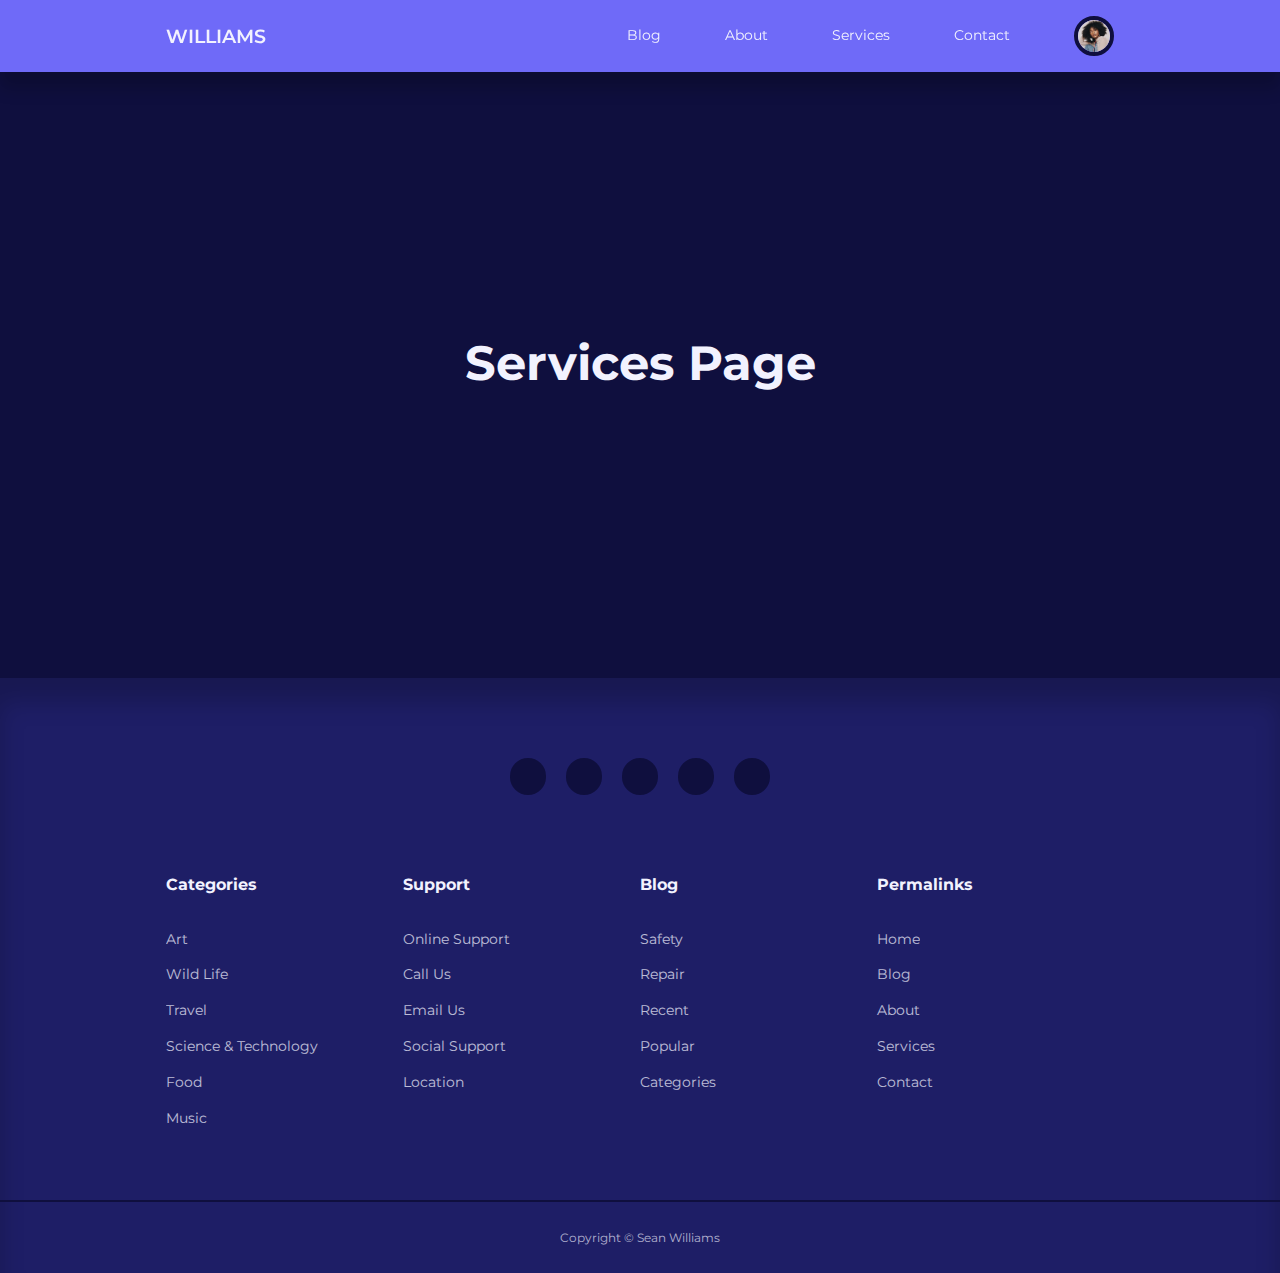
<file: services.html>
<!DOCTYPE html>
<html lang="en">
  <head>
    <meta charset="UTF-8" />
    <meta http-equiv="X-UA-Compatible" content="IE=edge" />
    <meta name="viewport" content="width=device-width, initial-scale=1.0" />
    <title>Blog Website</title>
    <!-- CUSTOM STYLESHEET -->
    <link rel="stylesheet" href="style.css" />
    <!-- ICON SCOUT -->
    <link
      rel="stylesheet"
      href="https://unicons.iconscout.com/release/v4.0.0/css/line.css"
    />
    <!-- GOOGLE FONTS -->
    <link
      href="https://fonts.googleapis.com/css2?family=Montserrat:wght@300;400;500;600;700;800;900&display=swap"
      rel="stylesheet"
    />
  </head>
  <body>
    <nav>
      <div class="container nav__container">
        <a href="index.html" class="nav__logo">WILLIAMS</a>
        <ul class="nav__items">
          <li><a href="blog.html">Blog</a></li>
          <li><a href="about.html">About</a></li>
          <li><a href="services.html">Services</a></li>
          <li><a href="contact.html">Contact</a></li>
          <!-- <li><a href="signin.html">Sign In</a></li> -->
          <li class="nav__profile">
            <div class="avatar">
              <img src="./images/avatar1.jpg" alt="" />
            </div>
            <ul>
              <li><a href="dashboard.html">Dashboard</a></li>
              <li><a href="logout.html">Logout</a></li>
            </ul>
          </li>
        </ul>
        <button id="open__nav-btn"><i class="uil uil-bars"></i></button>
        <button id="close__nav-btn"><i class="uil uil-multiply"></i></button>
      </div>
    </nav>

    <!-- ====================== END OF NAV =============================== -->

    <section class="empty__page">
      <h1>Services Page</h1>
    </section>

    <footer>
      <div class="footer__socials">
        <a href="https://youtube.com" target="_blank"
          ><i class="uil uil-youtube"></i
        ></a>
        <a href="https://facebook.com" target="_blank"
          ><i class="uil uil-facebook-f"></i
        ></a>
        <a href="https://instagram.com" target="_blank"
          ><i class="uil uil-instagram-alt"></i
        ></a>
        <a href="https://linkedin.com" target="_blank"
          ><i class="uil uil-linkedin"></i
        ></a>
        <a href="https://twitter.com" target="_blank"
          ><i class="uil uil-twitter"></i
        ></a>
      </div>
      <div class="container footer__container">
        <article>
          <h4>Categories</h4>
          <ul>
            <li><a href="">Art</a></li>
            <li><a href="">Wild Life</a></li>
            <li><a href="">Travel</a></li>
            <li><a href="">Science & Technology</a></li>
            <li><a href="">Food</a></li>
            <li><a href="">Music</a></li>
          </ul>
        </article>
        <article>
          <h4>Support</h4>
          <ul>
            <li><a href="">Online Support</a></li>
            <li><a href="">Call Us</a></li>
            <li><a href="">Email Us</a></li>
            <li><a href="">Social Support</a></li>
            <li><a href="">Location</a></li>
          </ul>
        </article>
        <article>
          <h4>Blog</h4>
          <ul>
            <li><a href="">Safety</a></li>
            <li><a href="">Repair</a></li>
            <li><a href="">Recent</a></li>
            <li><a href="">Popular</a></li>
            <li><a href="">Categories</a></li>
          </ul>
        </article>
        <article>
          <h4>Permalinks</h4>
          <ul>
            <li><a href="">Home</a></li>
            <li><a href="">Blog</a></li>
            <li><a href="">About</a></li>
            <li><a href="">Services</a></li>
            <li><a href="">Contact</a></li>
          </ul>
        </article>
      </div>
      <div class="footer__copyright">
        <small>Copyright &copy; Sean Williams</small>
      </div>
    </footer>
    <script src="main.js"></script>
  </body>
</html>
</file>
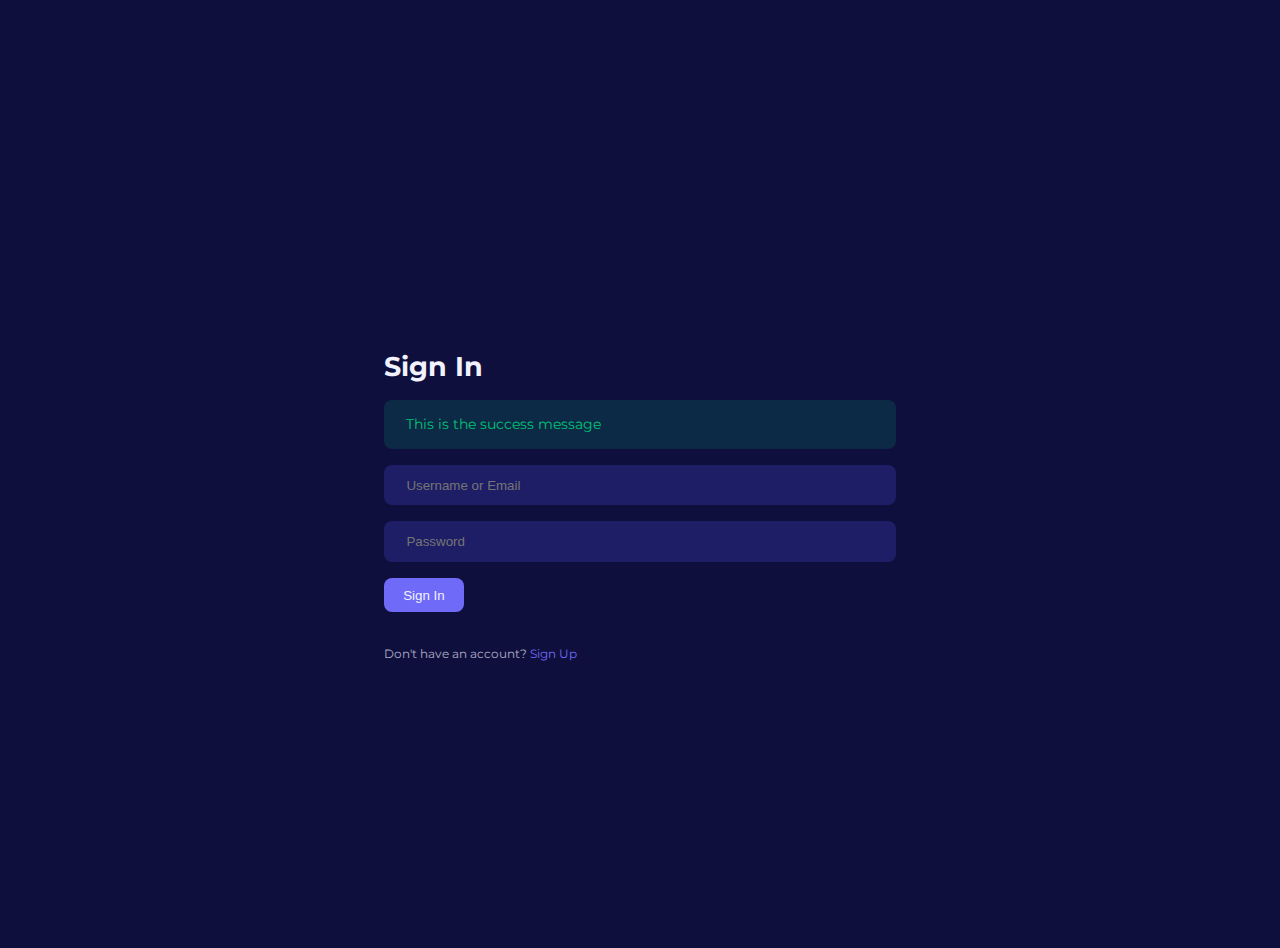
<file: signin.html>
<!DOCTYPE html>
<html lang="en">
  <head>
    <meta charset="UTF-8" />
    <meta http-equiv="X-UA-Compatible" content="IE=edge" />
    <meta name="viewport" content="width=device-width, initial-scale=1.0" />
    <title>Blog Website</title>
    <!-- CUSTOM STYLESHEET -->
    <link rel="stylesheet" href="style.css" />
    <!-- ICON SCOUT -->
    <link
      rel="stylesheet"
      href="https://unicons.iconscout.com/release/v4.0.0/css/line.css"
    />
    <!-- GOOGLE FONTS -->
    <link
      href="https://fonts.googleapis.com/css2?family=Montserrat:wght@300;400;500;600;700;800;900&display=swap"
      rel="stylesheet"
    />
  </head>
  <body>
    <section class="form__section">
      <div class="container form__section-container">
        <h2>Sign In</h2>
        <div class="alert__message success">
          <p>This is the success message</p>
        </div>
        <form action="" enctype="multipart/form-data">
          <input type="text" placeholder="Username or Email" />
          <input type="password" placeholder="Password" />

          <button class="btn" type="submit">Sign In</button>
          <small
            >Don't have an account? <a href="signup.html">Sign Up</a>
          </small>
        </form>
      </div>
    </section>
  </body>
</html>
</file>
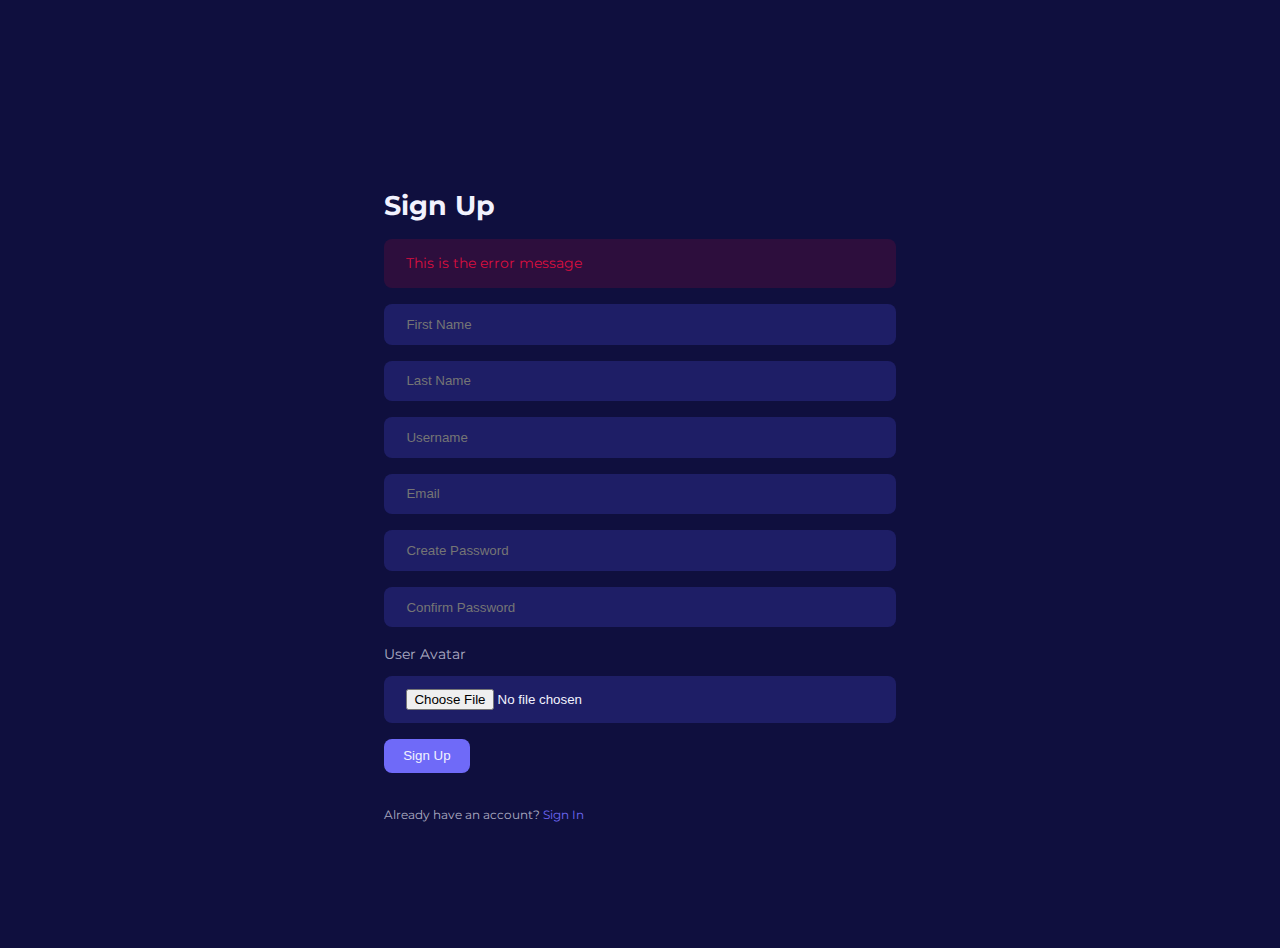
<file: signup.html>
<!DOCTYPE html>
<html lang="en">
  <head>
    <meta charset="UTF-8" />
    <meta http-equiv="X-UA-Compatible" content="IE=edge" />
    <meta name="viewport" content="width=device-width, initial-scale=1.0" />
    <title>Blog Website</title>
    <!-- CUSTOM STYLESHEET -->
    <link rel="stylesheet" href="style.css" />
    <!-- ICON SCOUT -->
    <link
      rel="stylesheet"
      href="https://unicons.iconscout.com/release/v4.0.0/css/line.css"
    />
    <!-- GOOGLE FONTS -->
    <link
      href="https://fonts.googleapis.com/css2?family=Montserrat:wght@300;400;500;600;700;800;900&display=swap"
      rel="stylesheet"
    />
  </head>
  <body>
    <section class="form__section">
      <div class="container form__section-container">
        <h2>Sign Up</h2>
        <div class="alert__message error">
          <p>This is the error message</p>
        </div>
        <form action="" enctype="multipart/form-data">
          <input type="text" placeholder="First Name" />
          <input type="text" placeholder="Last Name" />
          <input type="text" placeholder="Username" />
          <input type="email" placeholder="Email" />
          <input type="password" placeholder="Create Password" />
          <input type="password" placeholder="Confirm Password" />
          <div class="form__control">
            <label for="avatar">User Avatar</label>
            <input type="file" id="avatar" />
          </div>
          <button class="btn" type="submit">Sign Up</button>
          <small
            >Already have an account? <a href="signin.html">Sign In</a>
          </small>
        </form>
      </div>
    </section>
  </body>
</html>
</file>
<file: style.css>
:root {
  --color-primary: #6f6af8;
  --color-primary-light: hsl(242, 91%, 69%, 18%);
  --color-primary-variant: #5854c7;
  --color-red: #da0f3f;
  --color-red-light: hsl(346, 87%, 46%, 15%);
  --color-green: #00c476;
  --color-green-light: hsl(156, 100%, 38%, 15%);
  --color-gray-900: #1e1e66;
  --color-gray-700: #2d2b7c;
  --color-gray-300: rgba(242, 242, 254, 0.3);
  --color-gray-200: rgba(242, 242, 254, 0.7);
  --color-white: #f2f2fe;
  --color-bg: #0f0f3e;

  --transition: all 300ms ease;

  --container-width-lg: 74%;
  --container-width-md: 88%;
  --form-width: 40%;

  --card-border-radius-1: 0.3rem;
  --card-border-radius-2: 0.5rem;
  --card-border-radius-3: 0.8rem;
  --card-border-radius-4: 2rem;
  --card-border-radius-5: 5rem;
}
/* ======================================== GENERAL ===================================== */

* {
  margin: 0;
  padding: 0;
  outline: 0;
  border: 0;
  appearance: 0;
  list-style: none;
  text-decoration: none;
  box-sizing: border-box;
}

body {
  font-family: "Montserrat", sans-serif;
  line-height: 1.6;
  color: var(--color-gray-200);
  overflow-x: hidden;
  background: var(--color-bg);
  font-size: 0.9rem;
}
.container {
  width: var(--container-width-lg);
  max-width: 1800px;
  margin: 0 auto;
}
section {
  margin-top: 3rem;
  width: 100vw;
}
h1,
h2,
h3,
h4,
h5 {
  color: var(--color-white);
  line-height: 1.3;
}
h1 {
  font-size: 3rem;
  margin: 1rem 0;
}
h2 {
  font-size: 1.7rem;
  margin: 1rem 0;
}
h3 {
  font-size: 1.1rem;
  margin: 0.8rem 0 0.5;
}
h4 {
  font-size: 1rem;
}
a {
  color: var(--color-white);
  transition: var(--transition);
}
img {
  display: block;
  width: 100%;
  object-fit: cover;
}

/* ======================================== NAV ===================================== */

nav {
  background: var(--color-primary);
  width: 100vw;
  height: 4.5rem;
  position: fixed;
  top: 0;
  z-index: 10;
  box-shadow: 0 1rem 1rem rgba(0, 0, 0, 0.2);
}
nav button {
  display: none;
}
.nav__container {
  height: 100%;
  display: flex;
  align-items: center;
  justify-content: space-between;
}
.avatar {
  width: 2.5rem;
  height: 2.5rem;
  border-radius: 50%;
  overflow: hidden;
  border: 0.3rem solid var(--color-bg);
}
.nav__logo {
  font-weight: 600;
  font-size: 1.2rem;
}
.nav__items {
  display: flex;
  align-items: center;
  gap: 4rem;
}
.nav__profile {
  position: relative;
  cursor: pointer;
}
.nav__profile ul {
  position: absolute;
  top: 140%;
  /* top: 125% */
  right: 0;
  display: flex;
  flex-direction: column;
  box-shadow: 0 3rem 3rem rgba(0, 0, 0, 0.4);
  visibility: hidden;
  opacity: 0;
  transition: var(--transition);
}
/* show nav ul when nav profile is hovered */
.nav__profile:hover > ul {
  visibility: visible;
  opacity: 1;
}
.nav__profile ul li a {
  padding: 1rem;
  background: var(--color-gray-900);
  display: block;
  width: 100%;
}
.nav__profile ul li:last-child a {
  background: var(--color-red);
  color: var(--color-bg);
}

/* ======================================== END OF NAV ===================================== */

/* ======================================== CATEGORY BUTTON ===================================== */
.category__button {
  background: var(--color-primary-light);
  color: var(--color-primary);
  display: inline-block;
  padding: 0.5rem 1rem;
  border-radius: var(--card-border-radius-2);
  font-weight: 600;
  font-size: 0.8rem;
  text-align: center;
}

.category__button:hover {
  color: var(--color-white);
}

/* ======================================== GENERAL POST ===================================== */

.post__thumbnail {
  border-radius: var(--card-border-radius-5) 0;
  border: 1rem solid var(--color-gray-900);
  overflow: hidden;
  margin-bottom: 1.6rem;
}
.post:hover .post__thumbnail img {
  filter: saturate(0);
  /* TODO - Figure out why image breaks out of container when transition applied */
  /* transition: filter 500ms ease; */
}
.post__author {
  display: flex;
  margin-top: 1.2rem;
  gap: 1rem;
}
.post__author-avatar {
  width: 2.5rem;
  height: 2.5rem;
  border-radius: var(--card-border-radius-3);
  overflow: hidden;
}

/* ======================================== FEATURED POST ===================================== */

.featured {
  margin-top: 8rem;
}
.featured__container {
  display: grid;
  grid-template-columns: 1fr 1fr;
  gap: 4rem;
}
.featured .post__thumbnail {
  height: fit-content;
}

/* ======================================== POSTS ===================================== */

.posts__container {
  display: grid;
  grid-template-columns: repeat(3, 1fr);
  gap: 5rem;
  margin-bottom: 5rem;
}
.post__title {
  margin-top: 1rem;
}

/* ==================================== CATEGORY BUTTONS================================ */
.category__buttons {
  padding: 4rem 0;
  border-top: 2px solid var(--color-gray-900);
  border-bottom: 2px solid var(--color-gray-900);
}
.category__buttons-container {
  width: fit-content;
  display: grid;
  grid-template-columns: repeat(3, 1fr);
  gap: 1rem;
}
/* ==================================== FOOTER ================================ */
footer {
  background: var(--color-gray-900);
  padding: 5rem 0 0;
  box-shadow: inset 0 1.5rem 1.5rem rgba(0, 0, 0, 0.2);
}

.footer__socials {
  margin-inline: auto;
  width: fit-content;
  margin-bottom: 5rem;
  display: flex;
  justify-content: space-between;
  align-items: center;
  gap: 1.2rem;
}
.footer__socials a {
  background: var(--color-bg);
  border-radius: 50%;
  width: 2.3rem;
  height: 2.3rem;
  display: flex;
  align-items: center;
  justify-content: center;
}
.footer__socials a:hover {
  background: var(--color-white);
  color: var(--color-bg);
  transition: var(--transition);
}
.footer__container {
  display: grid;
  grid-template-columns: repeat(4, 1fr);
}
footer h4 {
  color: var(--color-white);
  margin-bottom: 1.6rem;
}
footer ul li {
  padding: 0.4rem 0;
}
footer ul a {
  opacity: 0.75;
}
footer ul a:hover {
  letter-spacing: 0.1rem;
  opacity: 1;
}

.footer__copyright {
  text-align: center;
  padding: 1.5rem 0;
  border-top: 2px solid var(--color-bg);
  margin-top: 4rem;
}

/* ================================ SEARCH ============================================ */
.search__bar {
  margin-top: 7rem;
}

.search__bar-container {
  position: relative;
  width: 30rem;
  background: var(--color-gray-900);
  display: flex;
  align-items: center;
  justify-content: space-between;
  overflow: hidden;
  padding: 0.6rem 1rem;
  border-radius: var(--card-border-radius-2);
  color: var(--color-gray-300);
}
.search__bar-container > div {
  width: 100%;
  display: flex;
  align-items: center;
}
.search__bar input {
  background: transparent;
  margin-left: 0.7rem;
  padding: 0.5rem 0;
  width: 100%;
}
.search__bar input::placeholder {
  color: var(--color-gray-300);
}

/* ================================ BUTTON STYLES ============================== */
.btn {
  display: inline-block;
  width: fit-content;
  padding: 0.6rem 1.2rem;
  background-color: var(--color-primary);
  border-radius: var(--card-border-radius-2);
  cursor: pointer;
  transition: var(--transition);
  color: var(--color-white);
}

/* ================================= SINGLE POST =============================== */
.singlepost {
  margin: 6rem 0 2rem;
}
.single__post-container {
  width: var(--form-width);
  background: var(--color-gray-900);
  padding: 1re 2rem 3rem;
}
.singlepost__thumbnail {
  margin: 1.5rem 0 1rem;
}
.singlepost__container p {
  margin-top: 1rem;
  line-height: 1.7;
}

/* ================================= CATEGORY POSTS =============================== */
.category__title {
  height: 15rem;
  margin-top: 4.5rem;
  background: var(--color-gray-900);
  display: grid;
  place-items: center;
}
/* ================================= EMPTY PAGES =============================== */
.empty__page {
  height: 70vh;

  display: grid;
  place-items: center;
}

/* ================================= GENERAL FORMS STYLE =============================== */
.form__section {
  display: grid;
  place-items: center;
  height: 100vh;
}
.form__section-container {
  width: var(--form-width);
}
.alert__message {
  /* background: red; */
  padding: 0.8rem 1.4rem;
  margin-bottom: 1rem;
  border-radius: var(--card-border-radius-2);
}
.alert__message.error {
  background: var(--color-red-light);
  color: var(--color-red);
}
.alert__message.success {
  background: var(--color-green-light);
  color: var(--color-green);
}

form {
  display: flex;
  flex-direction: column;
  gap: 1rem;
}

.form__control {
  display: flex;
  flex-direction: column;
  gap: 0.6rem;
}
.form__control.inline {
  flex-direction: row;
  align-items: center;
}

input,
textarea,
select {
  padding: 0.8rem 1.4rem;
  background: var(--color-gray-900);
  border-radius: var(--card-border-radius-2);
  resize: none;
  color: var(--color-white);
}

.form__section small {
  margin-top: 1rem;
  display: block;
}
.form__section small a {
  color: var(--color-primary);
}

/* ================================ MEDIA (MEDIUM DEVICES)===================================== */
@media screen and (max-width: 1024px) {
  /* ===================GENERAL STYLES =================== */
  .container {
    width: var(--container-width-md);
  }

  h2 {
    font-size: 1.6rem;
  }
  h3 {
    font-size: 1.2rem;
  }
  h5 {
    font-size: 0.8rem;
  }
  /* ======================= NAV ================== */
  nav button {
    display: inline-block;
    font-size: 1.5rem;
    background: transparent;
    color: var(--color-white);
    cursor: pointer;
  }
  nav button#close__nav-btn {
    display: none;
  }
  .nav__container {
    position: relative;
  }
  .nav__items {
    position: absolute;
    flex-direction: column;
    top: 100%;
    right: 0;
    width: 12rem;
    align-items: flex-start;
    justify-content: center;
    gap: 0;
    display: none;
  }
  .nav__items li {
    width: 100%;
    height: 4.5rem;
    display: flex;
    align-items: center;
    box-shadow: -2rem 3rem 7rem rgba(0, 0, 0, 0.7);
    background: var(--color-gray-900);
    border-top: 1px solid var(--color-bg);
    animation: animateDropdown 400ms 0s ease forwards;
    opacity: 0;
    transform-origin: top;
  }
  .nav__items li:nth-child(2) {
    animation-delay: 200ms;
  }
  .nav__items li:nth-child(3) {
    animation-delay: 400ms;
  }
  .nav__items li:nth-child(4) {
    animation-delay: 600ms;
  }
  .nav__items li:nth-child(5) {
    animation-delay: 800ms;
  }

  /* NAV DROPDOWN ANIMATION */
  @keyframes animateDropdown {
    0% {
      transform: rotateX(90deg);
    }
    100% {
      transform: rotateX(0deg);
      opacity: 1;
    }
  }
  .nav__items li a {
    border-radius: 0;
    width: 100%;
    height: 100%;
    background: var(--color-gray-900);
    padding: 0 2rem;
    display: flex;
    align-items: center;
  }
  .nav__profile {
    background: var(--color-gray-900);
  }
  .nav__profile ul {
    top: 100%;
    width: 100%;
  }
  .nav__profile .avatar {
    margin-left: 2rem;
    border: 0;
  }
  .featured__container {
    gap: 3rem;
  }
  .posts__container {
    grid-template-columns: 1fr 1fr;
    gap: 3rem;
  }
  .footer__container {
    grid-template-columns: 1fr 1fr;
  }
  /* =========================== BLOG ============================== */
  .search__bar-container {
    width: 60%;
  }

  /* =========================== GENERAL FORM ============================== */
  .form__section-container {
    padding: 3rem;
  }
}
/* =========================== MEDIA QUERIES SMALL DEVICES ============================== */
@media screen and (max-width: 600px) {
  section {
    margin-top: 2rem;
  }
  h1 {
    font-size: 2rem;
  }
  .featured {
    margin-top: 6rem;
  }
  .featured__container {
    grid-template-columns: 1fr;
    gap: 0;
  }
  .posts__container {
    grid-template-columns: 1fr;
  }
  .category__buttons-container {
    grid-template-columns: 1fr;
  }
  .footer__container {
    grid-template-columns: 1fr;
    text-align: center;
    gap: 2rem;
  }
  /* =========================== BLOG ============================== */
  .search__bar-container {
    width: var(--container-width-md);
  }
  /* =========================== SINGLE POST ============================== */
  .singlepost__container {
    background-color: transparent;
    padding: 0;
  }
  /* =========================== GENERAL FORM ============================== */
  .form__section-container {
    padding: 0;
  }
}
</file>
